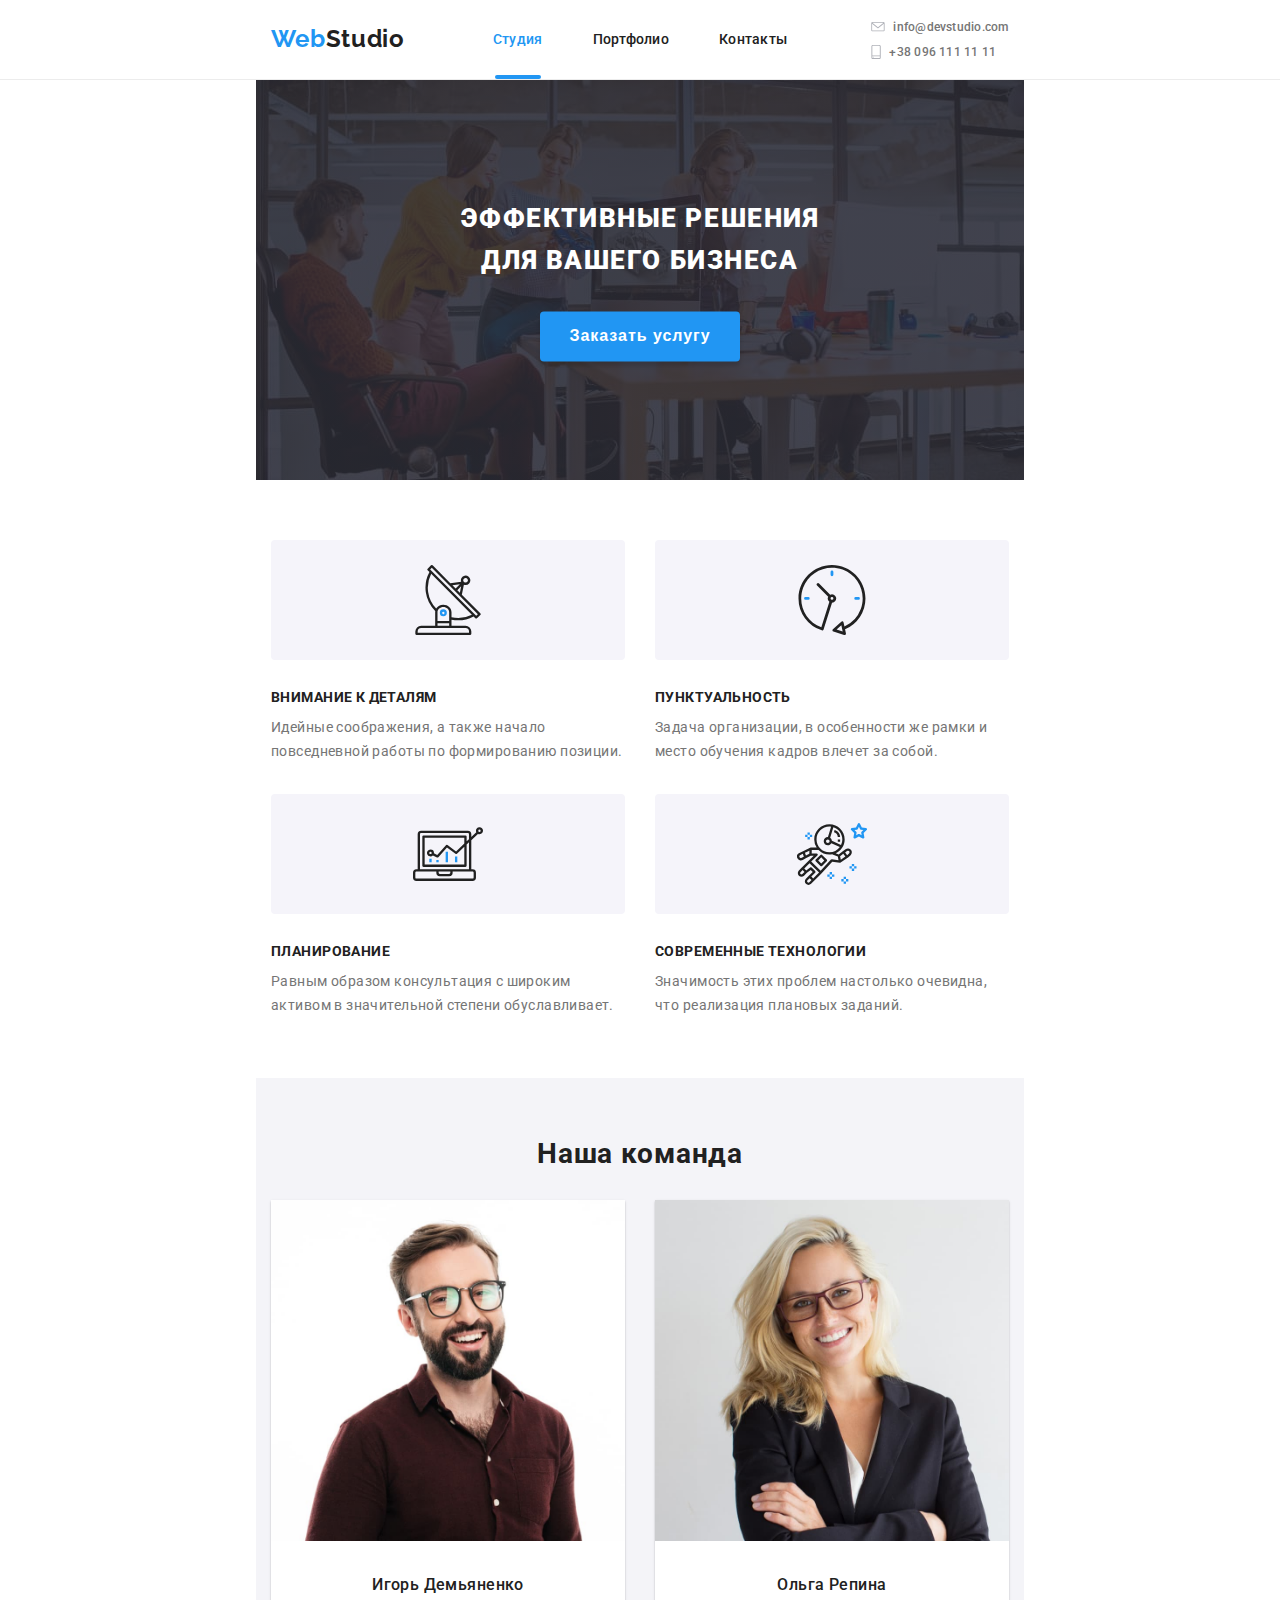
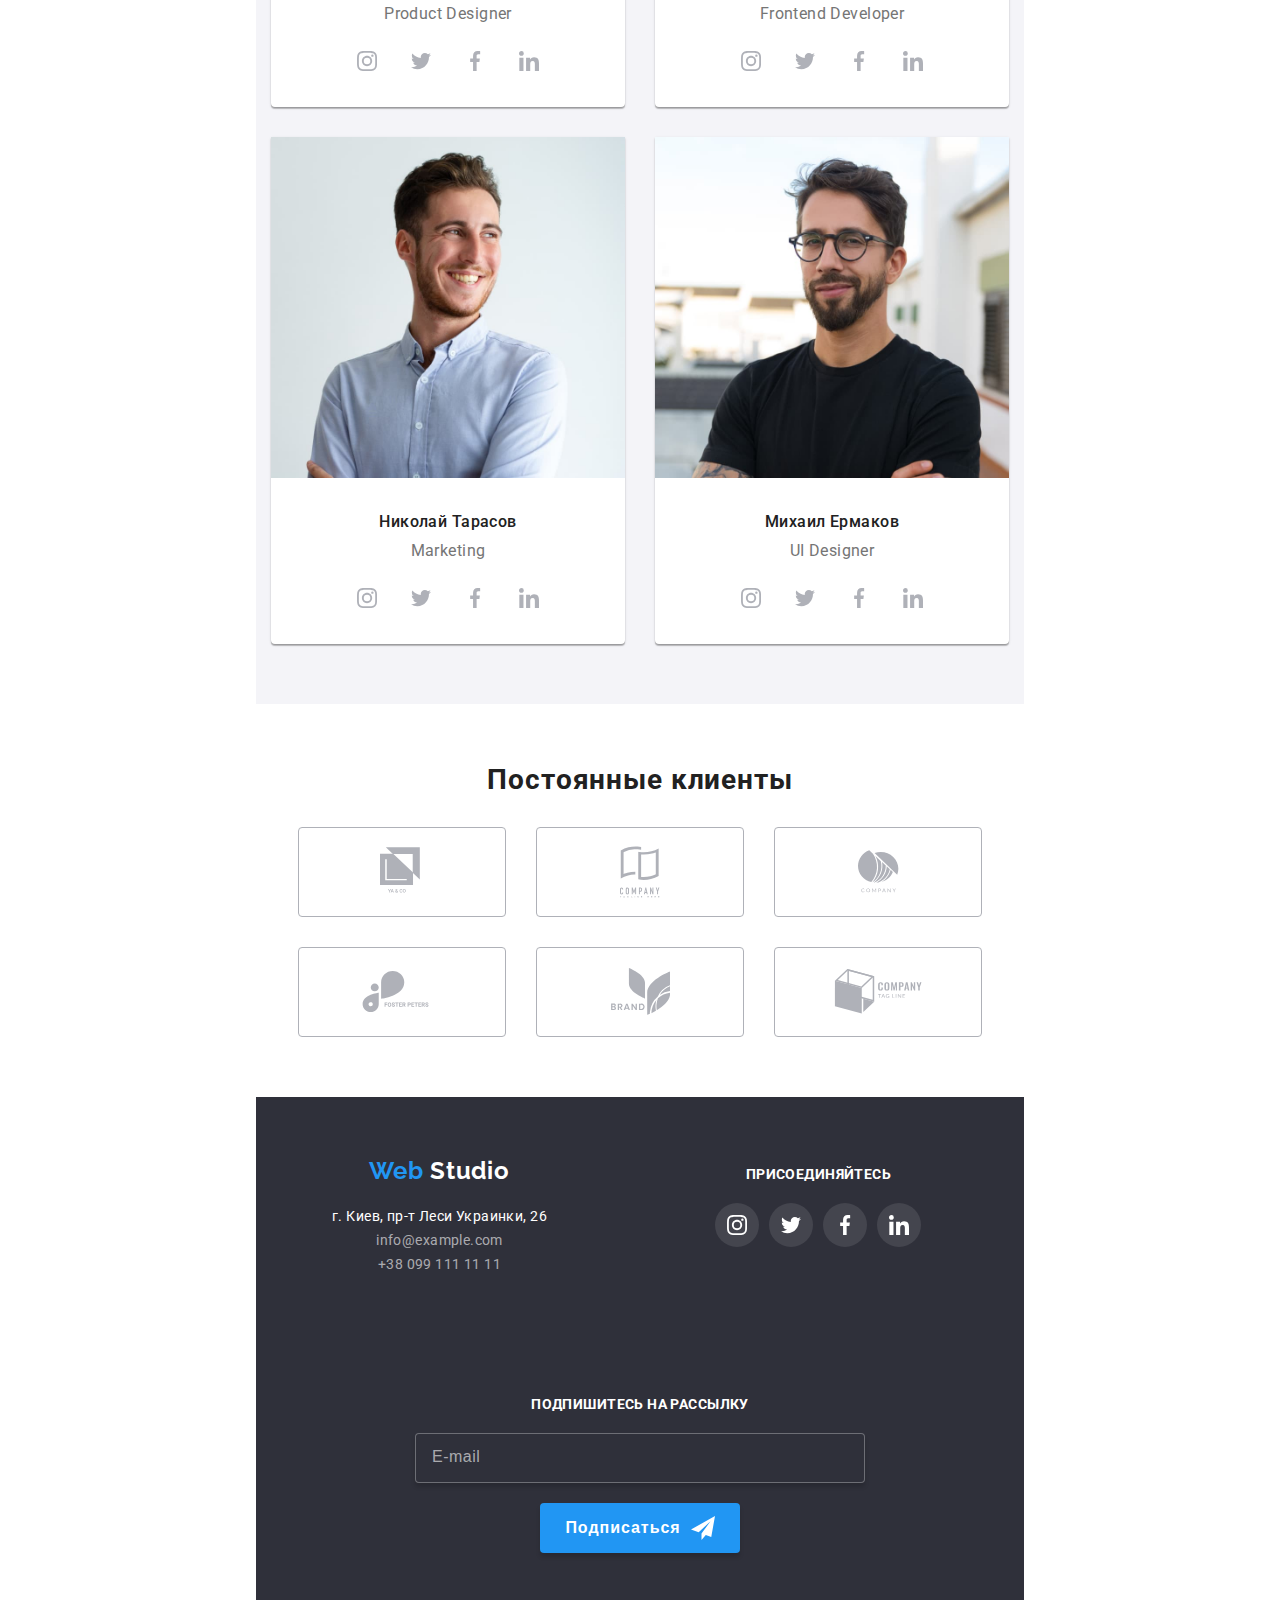
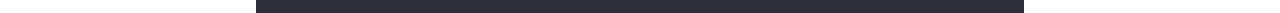
<file: index.html>
<!DOCTYPE html>
<html lang="ru">
    <head>
        <meta charset="UTF-8"/>
        <meta name="viewport" content="width=device-width,
        initial-scale=1.0"/>
        <title>Document</title>
        <link href="https://fonts.googleapis.com/css2?family=Raleway:wght@700&amp;family=Roboto:wght@400;500;700;900&amp;display=swap" rel="stylesheet">
        <link rel="stylesheet" href="./css/main.min.css"/>
    </head>
    <body>
        <header>
            <div class="header-conteiner ul">
                <a href="./index.html" class="logo">
                    Web<span class="header-logo">Studio</span>
                </a>
                <button class="menu-button" type="button" aria-expanded="false" mobile-menu-button>
                    <svg class="icon-menu" aria-label="Переключатель мобильного меню">
                        <use class="menu-icon" href="./img/symbol-defs2.svg#menu-24px"></use>
                        <use class="cross-icon" href="./img/symbol-defs2.svg#menu-close-24px"></use>
                    </svg>
                </button>
                <div class="menu-modal" modal-menu>
                    <nav class="nav">
                        <ul class="nav-ul">
                            <li class="item"><a href="./index.html" class="nav-link current">Студия<div class="decor"></div></a></li>
                            <li class="item"><a href="./portfolio.html" class="nav-link">Портфолио<div class="decor"></div></a></li>
                            <li class="item"><a href="" class="nav-link">Контакты<div class="decor"></div></a></li>
                        </ul>
                    </nav>
                    <ul class="contact-ul">
                        <li class="item">
                            <a href="mailto:info@devstudio.com" class="nav-link contact">
                                <svg class="icon">
                                    <use href="./img/symbol-defs1.svg#envelope">
                                    </use>
                                </svg>
                                info@devstudio.com
                            </a>
                        </li>
                        <li class="item">
                            <a href="tel:+380961111111" class="nav-link contact">
                                <svg class="header-phone icon">
                                    <use href="./img/symbol-defs1.svg#smartphone">
                                    </use>
                                </svg>
                                +38 096 111 11 11
                            </a>
                        </li>
                    </ul>
                </div>
            </div>
        </header>
        <main class="main">
            <section>
                <div class="hero-conteiner relative">
                    <div class="absolute">
                        <h1 class="header">Эффективные решения для вашего бизнеса</h1>
                    <button class="button" data-modal-open>Заказать услугу</button>
                    </div>
                </div>
            </section>
            <section class="features-section">
                <div class="features-conteiner">
                    <h2 class="features-header hidden">Особенности</h2>
                    <ul class="features-ul">
                        <li class="items">
                            <div class="features-items">
                                <svg class="icon">
                                    <use href="./img/symbol-defs.svg#antenna">
                                    </use>
                                </svg>
                            </div>
                            <p class="features">Внимание к деталям</p>
                            <p class="features-text">Идейные соображения, а также начало повседневной работы по формированию позиции.</p>
                        </li>
                        <li class="items">
                            <div class="features-items">
                                <svg class="icon">
                                    <use href="./img/symbol-defs.svg#clock">
                                    </use>
                                </svg>
                            </div>
                            <p class="features">Пунктуальность</p>
                            <p class="features-text">Задача организации, в особенности же рамки и место обучения кадров влечет за собой.</p>
                        </li>
                        <li class="items">
                            <div class="features-items">
                                <svg class="icon">
                                    <use href="./img/symbol-defs.svg#diagram">
                                    </use>
                                </svg>
                            </div>
                            <p class="features">Планирование</p>
                            <p class="features-text">Равным образом консультация с широким активом в значительной степени обуславливает.</p>
                        </li>
                        <li class="items">
                            <div class="features-items">
                                <svg class="icon">
                                    <use href="./img/symbol-defs.svg#astronaut">
                                    </use>
                                </svg>
                            </div>
                            <p class="features">Современные технологии</p>
                            <p class="features-text">Значимость этих проблем настолько очевидна, что реализация плановых заданий.</p>
                        </li>
                    </ul>
                </div>
            </section>
            <section class="we-do-section">
                <div class="we-do-conteiner">
                    <h2 class="we-do-header">Чем мы занимаемся</h2>
                    <ul class="we-do-ul">
                        <li class="items we-do-relative">
                            <img src="./img/tablet.jpg" class="we-do-img" alt="" srcset="./img/tablet@2x.jpg 2x"/>
                            <div class="absolute-layer"></div>
                            <p class="features customize absolute">Десктопные приложения</p>
                        </li>
                        <li class="items we-do-relative">
                                <img src="./img/noteboock.jpg" class="we-do-img" alt="" srcset="./img/noteboock@2x.jpg 2x"/>
                                <div class="absolute-layer"></div>
                                <p class="features customize absolute">Мобильные приложения</p>
                        </li>
                        <li class="items we-do-relative">
                                <img src="./img/pc.jpg" class="we-do-img" alt="" srcset="./img/pc@2x.jpg 2x"/>
                                <div class="absolute-layer"></div>
                                <p class="features customize absolute">Дизайнерские решения</p>
                        </li>
                    </ul>
                </div>
            </section>
            <section class="team-section">
                <div class="team-conteiner team relative">
                    <h2 class="team-header">Наша команда</h2>
                    <h3 class="features customize absolute desine-desisions">Дизайнерские решения</h3>
                    <ul class="team-ul">
                        <li class="items items-width">
                            <img src="./img/igor.jpg" alt="" srcset="./img/igor@2x.jpg 2x" class="photo-margin"/>
                            <p class="teammate-name">Игорь Демьяненко</p>
                            <p class="teammate-name section-text">Product Designer</p>
                            <ul class="social-ul">
                                <li class="team-item">
                                    <a href="" class="social-link" aria-label="ссылка на instagram" target="_blank" rel="noopener noreferrer">
                                        <svg class="icon">
                                            <use href="./img/symbol-defs.svg#instagram">
                                            </use>
                                        </svg>
                                    </a>
                                </li>
                                <li class="team-item">
                                    <a href="" class="social-link" aria-label="ссылка на twitter" target="_blank" rel="noopener noreferrer">
                                        <svg class="icon">
                                            <use href="./img/symbol-defs.svg#twitter">
                                            </use>
                                        </svg>
                                    </a>
                                </li>
                                <li class="team-item">
                                    <a href="" class="social-link" aria-label="ссылка на faceboock" target="_blank" rel="noopener noreferrer">
                                        <svg class="icon">
                                            <use href="./img/symbol-defs.svg#facebook">
                                            </use>
                                        </svg>
                                    </a>
                                </li>
                                <li class="team-item">
                                    <a href="" class="social-link" aria-label="ссылка на linkedin" target="_blank" rel="noopener noreferrer">
                                        <svg class="icon">
                                            <use href="./img/symbol-defs.svg#linkedin">
                                            </use>
                                        </svg>
                                    </a>
                                </li>
                            </ul>
                        </li>
                        <li class="items items-width">
                            <img src="./img/olga.jpg" alt="" srcset="./img/olga@2x.jpg 2x" class="photo-margin"/>
                            <p class="teammate-name">Ольга Репина</p>
                            <p class="teammate-name section-text">Frontend Developer</p>
                            <ul class="social-ul">
                                <li class="team-item">
                                    <a href="" class="social-link" aria-label="ссылка на instagram" target="_blank" rel="noopener noreferrer">
                                        <svg class="icon">
                                            <use href="./img/symbol-defs.svg#instagram">
                                            </use>
                                        </svg>
                                    </a>
                                </li>
                                <li class="team-item">
                                    <a href="" class="social-link" aria-label="ссылка на twitter" target="_blank" rel="noopener noreferrer">
                                        <svg class="icon">
                                            <use href="./img/symbol-defs.svg#twitter">
                                            </use>
                                        </svg>
                                    </a>
                                </li>
                                <li class="team-item">
                                    <a href="" class="social-link" aria-label="ссылка на faceboock" target="_blank" rel="noopener noreferrer">
                                        <svg class="icon">
                                            <use href="./img/symbol-defs.svg#facebook">
                                            </use>
                                        </svg>
                                    </a>
                                </li>
                                <li class="team-item">
                                    <a href="" class="social-link" aria-label="ссылка на linkedin" target="_blank" rel="noopener noreferrer">
                                        <svg class="icon">
                                            <use href="./img/symbol-defs.svg#linkedin">
                                            </use>
                                        </svg>
                                    </a>
                                </li>
                            </ul>
                        </li>
                        <li class="items items-width">
                            <img src="./img/nik.jpg" alt="" srcset="./img/nik@2x.jpg 2x" class="photo-margin"/>
                            <p class="teammate-name">Николай Тарасов</p>
                            <p class="teammate-name section-text">Marketing</p>
                            <ul class="social-ul">
                                <li class="team-item">
                                    <a href="" aria-label="ссылка на instagram" target="_blank" rel="noopener noreferrer" class="social-link">
                                        <svg class="icon">
                                            <use href="./img/symbol-defs.svg#instagram">
                                            </use>
                                        </svg>
                                    </a>
                                </li>
                                <li class="team-item">
                                    <a href="" class="social-link" aria-label="ссылка на twitter" target="_blank" rel="noopener noreferrer">
                                        <svg class="icon">
                                            <use href="./img/symbol-defs.svg#twitter">
                                            </use>
                                        </svg>
                                    </a>
                                </li>
                                <li class="team-item">
                                    <a href="" class="social-link" aria-label="ссылка на faceboock" target="_blank" rel="noopener noreferrer">
                                        <svg class="icon">
                                            <use href="./img/symbol-defs.svg#facebook">
                                            </use>
                                        </svg>
                                    </a>
                                </li>
                                <li class="team-item">
                                    <a href="" class="social-link" aria-label="ссылка на linkedin" target="_blank" rel="noopener noreferrer">
                                        <svg class="icon">
                                            <use href="./img/symbol-defs.svg#linkedin">
                                            </use>
                                        </svg>
                                    </a>
                                </li>
                            </ul>
                        </li>
                        <li class="items items-width">
                            <img src="./img/michael.jpg" alt="" srcset="./img/michael@2x.jpg 2x" class="photo-margin"/>
                            <p class="teammate-name">Михаил Ермаков</p>
                            <p class="teammate-name section-text">UI Designer</p>
                            <ul class="social-ul">
                                <li class="team-item">
                                    <a href="" class="social-link" aria-label="ссылка на instagram" target="_blank" rel="noopener noreferrer">
                                        <svg class="icon">
                                            <use href="./img/symbol-defs.svg#instagram">
                                            </use>
                                        </svg>
                                    </a>
                                </li>
                                <li class="team-item">
                                    <a href="" class="social-link" aria-label="ссылка на twitter" target="_blank" rel="noopener noreferrer">
                                        <svg class="icon">
                                            <use href="./img/symbol-defs.svg#twitter">
                                            </use>
                                        </svg>
                                    </a>
                                </li>
                                <li class="team-item">
                                    <a href="" class="social-link" aria-label="ссылка на faceboock" target="_blank" rel="noopener noreferrer">
                                        <svg class="icon">
                                            <use href="./img/symbol-defs.svg#facebook">
                                            </use>
                                        </svg>
                                    </a>
                                </li>
                                <li class="team-item">
                                    <a href="" class="social-link" aria-label="ссылка на linkedin" target="_blank" rel="noopener noreferrer">
                                        <svg class="icon">
                                            <use href="./img/symbol-defs.svg#linkedin">
                                            </use>
                                        </svg>
                                    </a>
                                </li>
                            </ul>
                        </li>
                    </ul>    
                </div>
            </section>
            <section class="customers-section">
                <div class="customers-conteiner">
                    <h2 class="customers-header">Постоянные клиенты</h2>
                    <ul class="customers-ul">
                        <li class="customers-items">
                            <a href="" class="customers-link" aria-label="./img/logo1.svg" target="_blank" rel="noopener noreferrer">
                                <div class="clients-items">
                                    <svg class="clients-link icon">
                                        <use href="./img/symbol-defs.svg#logo1">
                                        </use>
                                    </svg>
                                </div>
                            </a>
                        </li>
                        <li class="customers-items">
                            <a href="" class="customers-link" aria-label="./img/logo2.svg" target="_blank" rel="noopener noreferrer">
                                <div class="clients-items">
                                    <svg class="clients-link tagline icon">
                                        <use href="./img/symbol-defs.svg#logo2">
                                        </use>
                                    </svg>
                                </div>
                            </a>
                        </li>
                        <li class="customers-items">
                            <a href="" class="customers-link" aria-label="./img/logo3.svg" target="_blank" rel="noopener noreferrer">
                                <div class="clients-items">
                                    <svg class="clients-link company icon">
                                        <use href="./img/symbol-defs.svg#logo3">
                                        </use>
                                    </svg>
                                </div>
                            </a>
                        </li>
                        <li class="customers-items">
                            <a href="" class="customers-link" aria-label="./img/logo4.svg" target="_blank" rel="noopener noreferrer">
                                <div class="clients-items">
                                    <svg class="clients-link foster-peters icon">
                                        <use href="./img/symbol-defs.svg#logo4">
                                        </use>
                                    </svg>
                                </div>
                            </a>
                        </li>
                        <li class="customers-items">
                            <a href="" class="customers-link" aria-label="./img/logo5.svg" target="_blank" rel="noopener noreferrer">
                                <div class="clients-items">
                                    <svg class="clients-link brand icon">
                                        <use href="./img/symbol-defs.svg#logo5">
                                        </use>
                                    </svg>
                                </div>
                            </a>
                        </li>
                        <li class="customers-items">
                            <a href="" class="customers-link" aria-label="./img/logo6.svg" target="_blank" rel="noopener noreferrer">
                                <div class="clients-items">
                                    <svg class="clients-link tag-line icon">
                                        <use href="./img/symbol-defs.svg#logo6">
                                        </use>
                                    </svg>
                                </div>
                            </a>
                        </li>
                    </ul>
               </div>
            </section>
        </main>
        <footer class="footer">
            <h2 class="footer-header hidden">Свяжитесь с нами</h2>
            <div class="footer-conteiner ul">
                <div class="ul address">
                    <a href="./index.html" class="footer-logo">
                        <span>Web </span><span class="white">Studio</span>
                    </a>
                    <address class="address">
                        г. Киев, пр-т Леси Украинки, 26 <br>
                        <a href="mailto:info@example.com" class="address-link">info@example.com</a><br>
                        <a href="tel:+38 099 111 11 11" class="address-link">+38 099 111 11 11</a>
                    </address>
                </div>
                <div class="ul follow-us">
                    <h3 class="features ul">присоединяйтесь</h3>
                    <ul class="follow-us-ul">
                        <li class="follow-us-item">
                            <a href="" class="follow-us-link" aria-label="ссылка на instagram" target="_blank" rel="noopener noreferrer">
                                <svg class="icon">
                                    <use href="./img/symbol-defs.svg#instagram">
                                    </use>
                                </svg>
                            </a>
                        </li>
                        <li class="follow-us-item">
                            <a href="" class="follow-us-link" aria-label="ссылка на twitter" target="_blank" rel="noopener noreferrer">
                                <svg class="icon">
                                    <use href="./img/symbol-defs.svg#twitter">
                                    </use>
                                </svg>
                            </a>
                        </li>
                        <li class="follow-us-item">
                            <a href="" class="follow-us-link" aria-label="ссылка на faceboock" target="_blank" rel="noopener noreferrer">
                                <svg class="icon">
                                    <use href="./img/symbol-defs.svg#facebook">
                                    </use>
                                </svg>
                            </a>
                        </li>
                        <li class="follow-us-item">
                            <a href="" class="follow-us-link" aria-label="ссылка на linkedin" target="_blank" rel="noopener noreferrer">
                                <svg class="icon">
                                    <use href="./img/symbol-defs.svg#linkedin">
                                    </use>
                                </svg>
                            </a>
                        </li>
                    </ul>
                </div>
                <form class="ul subscribe">
                    <label class="footer-label" for="delivery-mail">Подпишитесь на рассылку</label>
                    <div class="footer-ul">
                        <input class="footer-input" type="email" id="delivery-mail" name="delivery-mail" placeholder="E-mail">
                        <button class="button" type="submit">
                            Подписаться
                            <svg class="icon">
                                <use href="./img/symbol-defs2.svg#icon-send">
                                </use>
                            </svg>
                        </button>
                    </div>
                </form>
            </div>
        </footer>
        <div class="backdrop is-hidden" data-modal>
            <div class="modal">
                <button class="modal-button" data-modal-close>
                    <svg class="icon">
                        <use href="./img/symbol-defs.svg#x-icon">
                        </use>
                    </svg>
                </button>
                <form action="#" method="get">
                    <h2 class="modal-header">
                        Оставьте свои данные, мы вам перезвоним
                    </h2>
                    <div class="modal-content">
                        <label class="modal-label" for="name">Имя</label>
                        <input class="modal-iput" type="text" name="name" id="name">
                        <svg class="icon name">
                            <use href="./img/symbol-defs2.svg#person">
                            </use>
                        </svg>
                    </div>
                    <div class="modal-content">
                        <label class="modal-label" for="phone">Телефон</label>
                        <input class="modal-iput" type="tel" name="phone" id="phone">
                        <svg class="icon phone">
                            <use href="./img/symbol-defs2.svg#phone">
                            </use>
                        </svg>
                    </div>
                    <div class="modal-content">
                        <label class="modal-label" for="mail">Почта</label>
                        <input class="modal-iput" type="email" name="mail" id="mail">
                        <svg class="icon email">
                            <use href="./img/symbol-defs2.svg#email">
                            </use>
                        </svg>
                    </div>
                    <label class="modal-label" for="comment">Комментарий</label>
                    <textarea class="modal-comment" name="comment" id="comment" placeholder="Введите текст"></textarea>
                    <div class="modal-content">
                        <input class="modal-checkbox" type="checkbox" name="submit-agreement" id="submit-agreement">
                        <label class="checkbox modal-label" for="submit-agreement">
                        Соглашаюсь с рассылкой и принимаю <a href="#" class="modal-link">Условия договора</a>
                        </label>
                        <svg class="icon square">
                            <use href="./img/symbol-defs2.svg#square">
                            </use>
                        </svg>
                    </div>
                    <button class="button" type="submit">Отправить</button>
                </form>
            </div>
        </div>
        <script src="js/modal.js"></script>
        <script src="js/mobile-menu.js"></script>
    </body>
</html>
</file>
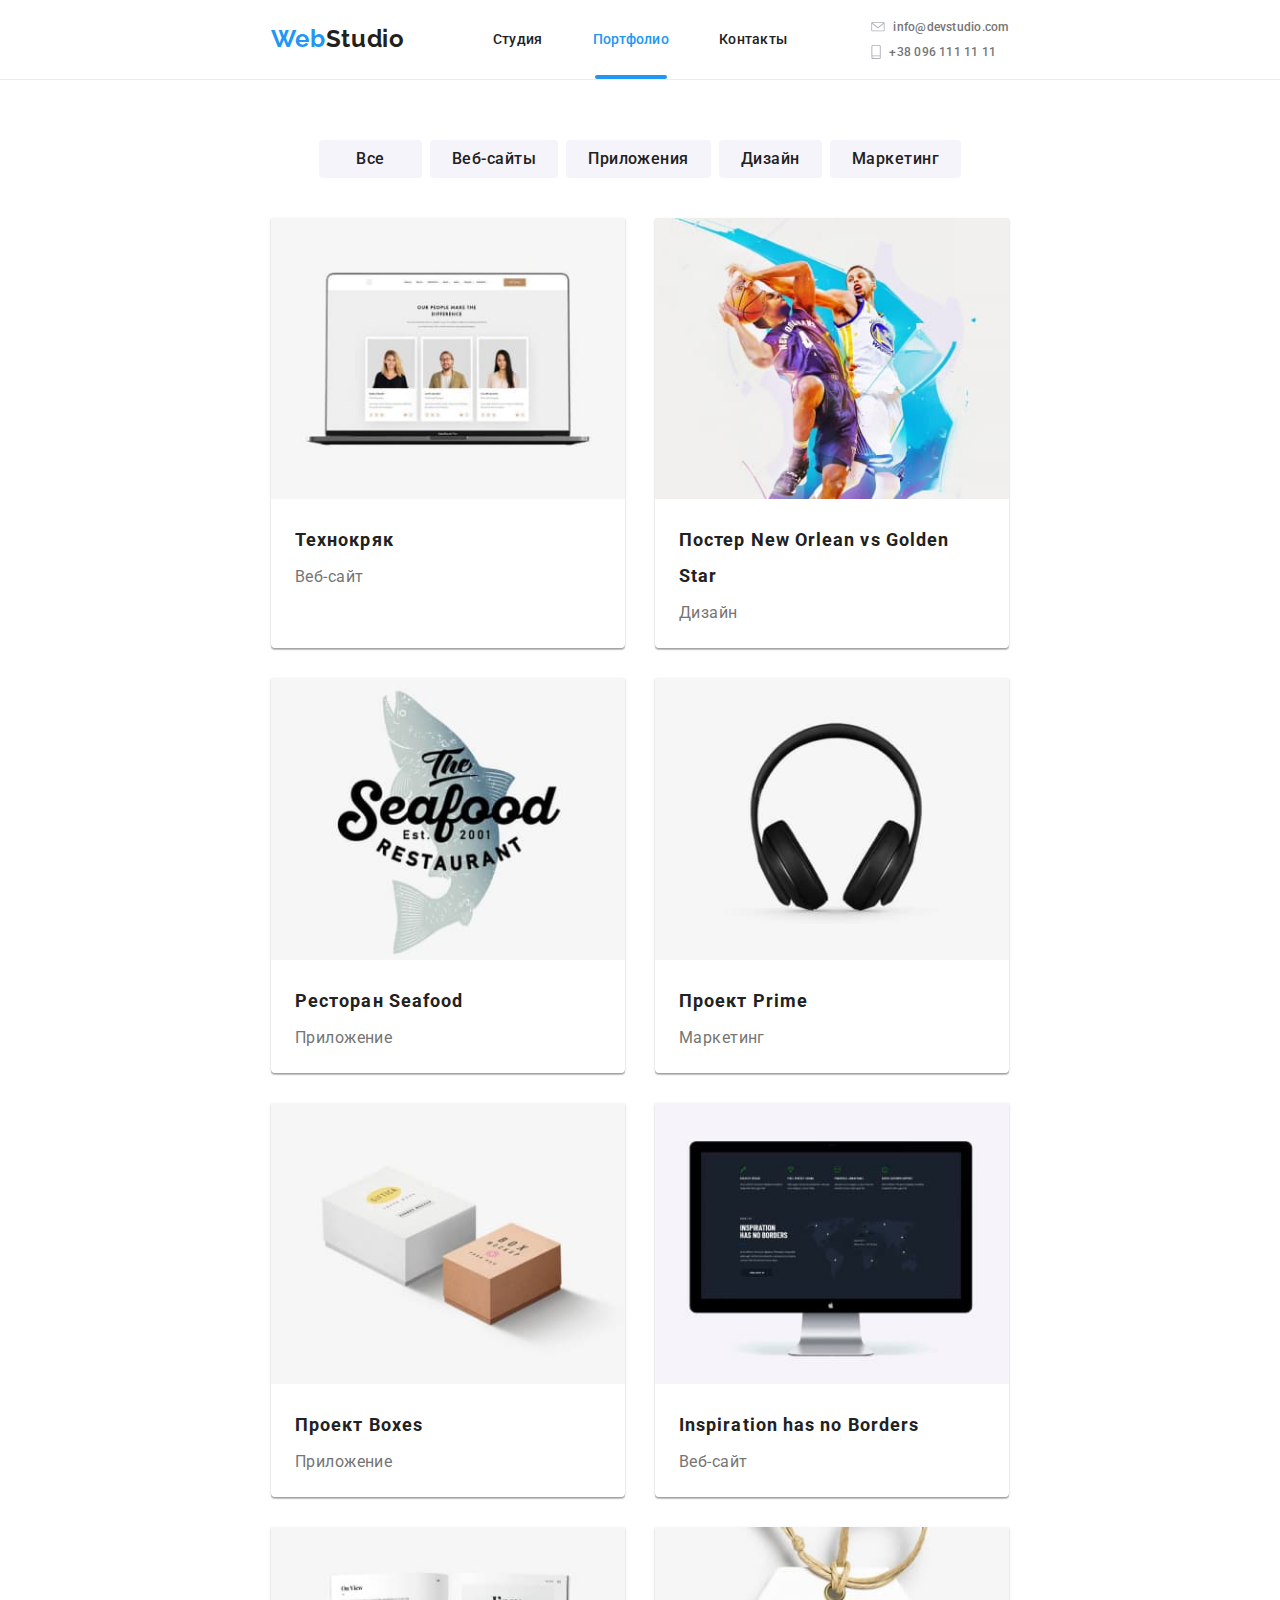
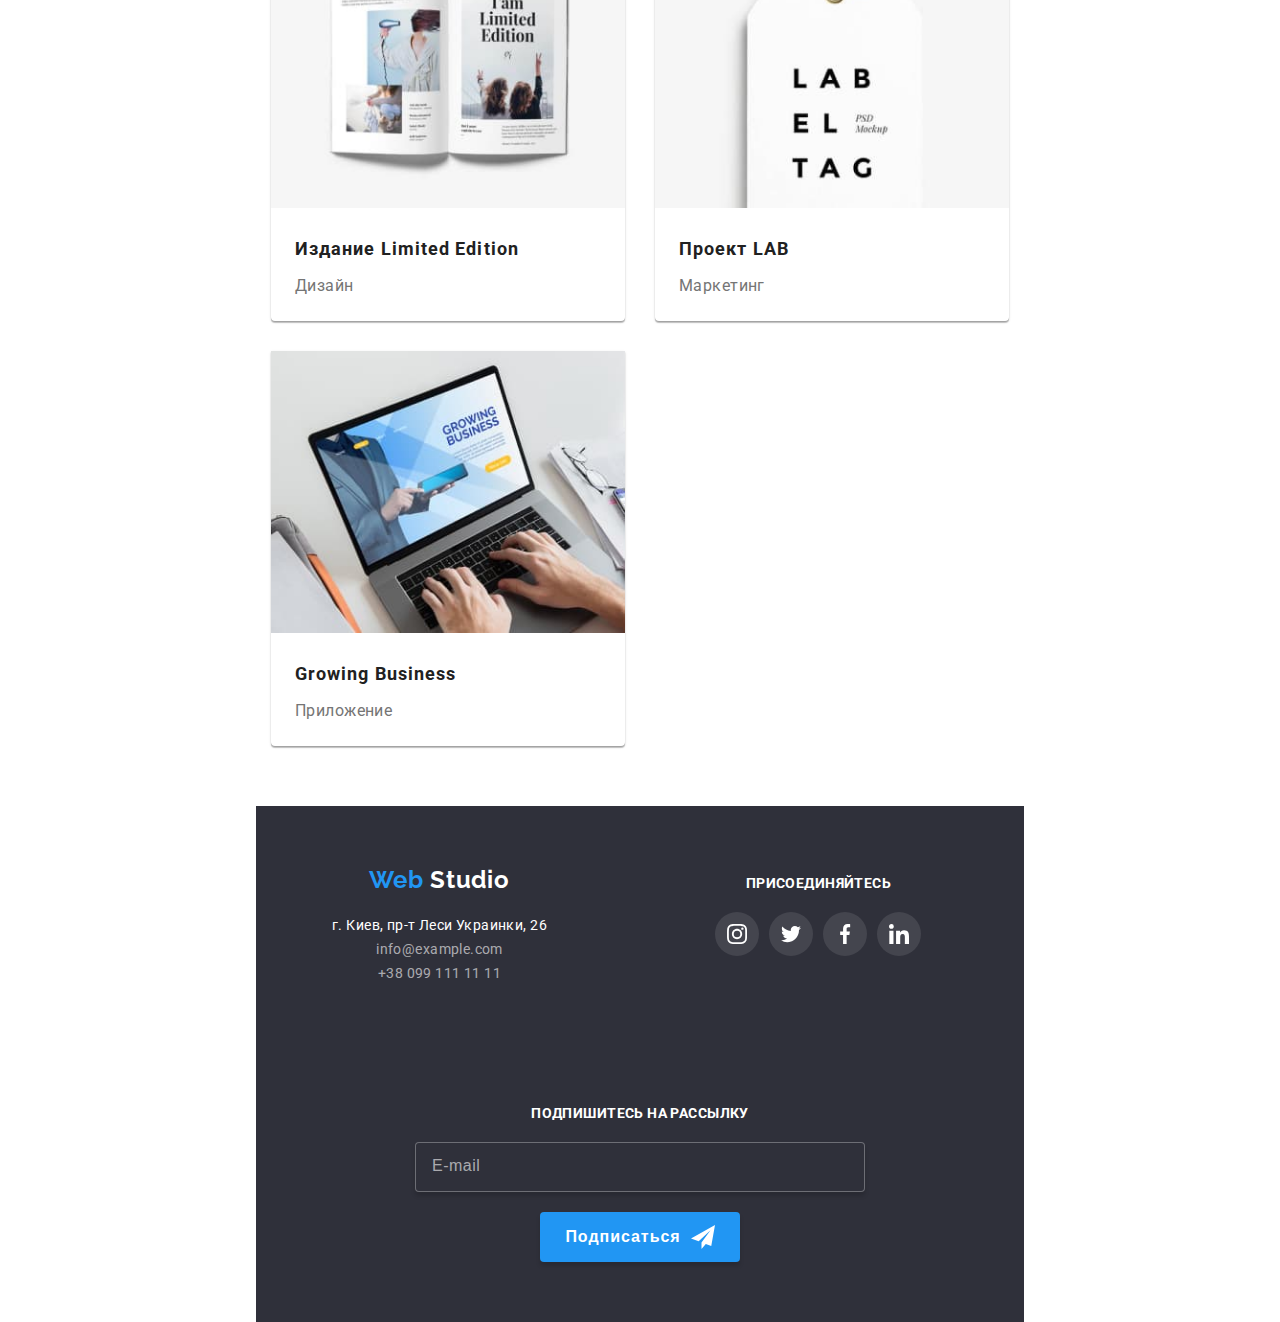
<file: portfolio.html>
<!DOCTYPE html>
<html lang="ru">
<head>
    <meta charset="UTF-8">
    <meta name="viewport" content="width=device-width, initial-scale=1.0">
    <title>Portfolio</title>
    <link href="https://fonts.googleapis.com/css2?family=Raleway:wght@700&amp;family=Roboto:wght@400;500;700;900&amp;display=swap" rel="stylesheet">
    <link rel="stylesheet" href="./css/main.min.css"/>
</head>
<body>
    <header>
        <div class="header-conteiner portfolio-page ul">
            <a href="./index.html" class="logo">
                Web<span class="header-logo">Studio</span>
            </a>
            <button class="menu-button" type="button" aria-expanded="false" mobile-menu-button>
                <svg class="icon-menu" aria-label="Переключатель мобильного меню">
                    <use class="menu-icon" href="./img/symbol-defs2.svg#menu-24px"></use>
                    <use class="cross-icon" href="./img/symbol-defs2.svg#menu-close-24px"></use>
                </svg>
            </button>
            <div class="menu-modal" modal-menu>
                <nav class="nav">
                    <ul class="nav-ul">
                        <li class="item"><a href="./index.html" class="nav-link">Студия<div class="decor"></div></a></li>
                        <li class="item"><a href="./portfolio.html" class="nav-link current">Портфолио<div class="decor"></div></a></li>
                        <li class="item"><a href="" class="nav-link">Контакты<div class="decor"></div></a></li>
                    </ul>
                </nav>
                <ul class="contact-ul">
                    <li class="item">
                        <a href="mailto:info@devstudio.com" class="nav-link contact">
                            <svg class="icon">
                                <use href="./img/symbol-defs1.svg#envelope">
                                </use>
                            </svg>
                            info@devstudio.com
                        </a>
                    </li>
                    <li class="item">
                        <a href="tel:+380961111111" class="nav-link contact">
                            <svg class="header-phone icon">
                                <use href="./img/symbol-defs1.svg#smartphone">
                                </use>
                            </svg>
                            +38 096 111 11 11
                        </a>
                    </li>
                </ul>
            </div>
        </div>
    </header>
    <main class="main">
        <div class="portfolio-conteiner">
            <h1 class="hidden">Портфолио</h1>
            <ul class="portfolio-ul">
                <li class="portfolio-item"><button type="button" class="portfolio-button" all>Все</button></li>
                <li class="portfolio-item"><button type="button" class="portfolio-button" web-sites>Веб-сайты</button></li>
                <li class="portfolio-item"><button type="button" class="portfolio-button" apps>Приложения</button></li>
                <li class="portfolio-item"><button type="button" class="portfolio-button" design>Дизайн</button></li>
                <li class="portfolio-item"><button type="button" class="portfolio-button" marketing>Маркетинг</button></li>
            </ul>
        </div>
        <div class="portfolio-conteiner customize">
            <ul class="ul portfolio">
                <li class="portfolio items" web-site>
                    <a href="" class="portfolio-link">
                        <div class="techno-crak">
                            <img src="./img/portfolio.jpg" alt="" srcset="./img/portfolio@2x.jpg 2x" class="photo-size"/>
                            <p class="hover-block">
                                Технокряк это современная площадка распространения коронавируса. 
                                Компании используют эту платформу для цифрового шпионажа и атак 
                                на защищённые сервера конкурентов.
                            </p>
                        </div>
                        <div class="conteiner-portfolio">
                            <h2 class="portfolio-header">Технокряк</h2>
                            <p class="portfolio-text">Веб-сайт</p>
                        </div>
                    </a>
                </li>
                <li class="portfolio items" design>
                    <a href="" class="portfolio-link">
                        <div class="new-orlean">
                            <img src="./img/portfolio1.jpg" alt="" srcset="./img/portfolio1@2x.jpg 2x" class="photo-size"/>
                            <p class="hover-block">
                                Технокряк это современная площадка распространения коронавируса. 
                                Компании используют эту платформу для цифрового шпионажа и атак 
                                на защищённые сервера конкурентов.
                            </p>
                        </div>
                        <div class="conteiner-portfolio">
                            <h2 class="portfolio-header">Постер New Orlean vs Golden Star</h2>
                            <p class="portfolio-text">Дизайн</p>
                        </div>
                    </a>
                </li>
                <li class="portfolio items" app>
                    <a href="" class="portfolio-link">
                        <div class="seafood">
                            <img src="./img/portfolio2.jpg" alt="" srcset="./img/portfolio2@2x.jpg 2x" class="photo-size"/>
                            <p class="hover-block">
                                Технокряк это современная площадка распространения коронавируса. 
                                Компании используют эту платформу для цифрового шпионажа и атак 
                                на защищённые сервера конкурентов.
                            </p>
                        </div>
                        <div class="conteiner-portfolio">
                            <h2 class="portfolio-header">Ресторан Seafood</h2>
                            <p class="portfolio-text">Приложение</p>
                        </div>
                    </a>
                </li>
                <li class="portfolio items" marketing>
                    <a href="" class="portfolio-link">
                        <div class="prime">
                            <img src="./img/portfolio3.jpg" alt="" srcset="./img/portfolio3@2x.jpg 2x" class="photo-size"/>
                            <p class="hover-block">
                                Технокряк это современная площадка распространения коронавируса. 
                                Компании используют эту платформу для цифрового шпионажа и атак 
                                на защищённые сервера конкурентов.
                            </p>
                        </div>
                        <div class="conteiner-portfolio">
                            <h2 class="portfolio-header">Проект Prime</h2>
                            <p class="portfolio-text">Маркетинг</p>
                        </div>
                    </a>
                </li>
                <li class="portfolio items" app>
                    <a href="" class="portfolio-link">
                        <div class="boxes">
                            <img src="./img/portfolio4.jpg" alt="" srcset="./img/portfolio4@2x.jpg 2x" class="photo-size"/>
                            <p class="hover-block">
                                Технокряк это современная площадка распространения коронавируса. 
                                Компании используют эту платформу для цифрового шпионажа и атак 
                                на защищённые сервера конкурентов.
                            </p>
                        </div>
                        <div class="conteiner-portfolio">
                            <h2 class="portfolio-header">Проект Boxes</h2>
                            <p class="portfolio-text">Приложение</p>
                        </div>
                    </a>
                </li>
                <li class="portfolio items" web-site>
                    <a href="" class="portfolio-link">
                        <div class="inspiration">
                            <img src="./img/portfolio5.jpg" alt="" srcset="./img/portfolio5@2x.jpg 2x" class="photo-size"/>
                            <p class="hover-block">
                                Технокряк это современная площадка распространения коронавируса. 
                                Компании используют эту платформу для цифрового шпионажа и атак 
                                на защищённые сервера конкурентов.
                            </p>
                        </div>
                        <div class="conteiner-portfolio">
                            <h2 class="portfolio-header">Inspiration has no Borders</h2>
                            <p class="portfolio-text">Веб-сайт</p>
                        </div>
                    </a>
                </li>
                <li class="portfolio items" design>
                    <a href="" class="portfolio-link">
                        <div class="limited-edition">
                            <img src="./img/portfolio6.jpg" alt="" srcset="./img/portfolio6@2x.jpg 2x" class="photo-size"/>
                            <p class="hover-block">
                                Технокряк это современная площадка распространения коронавируса. 
                                Компании используют эту платформу для цифрового шпионажа и атак 
                                на защищённые сервера конкурентов.
                            </p>
                        </div>
                        <div class="conteiner-portfolio">
                            <h2 class="portfolio-header">Издание Limited Edition</h2>
                            <p class="portfolio-text">Дизайн</p>
                        </div>
                    </a>
                </li>
                <li class="portfolio items" marketing>
                    <a href="" class="portfolio-link">
                        <div class="lab">
                            <img src="./img/portfolio7.jpg" alt="" srcset="./img/portfolio7@2x.jpg 2x" class="photo-size"/>
                            <p class="hover-block">
                                Технокряк это современная площадка распространения коронавируса. 
                                Компании используют эту платформу для цифрового шпионажа и атак 
                                на защищённые сервера конкурентов.
                            </p>
                        </div>
                        <div class="conteiner-portfolio">
                            <h2 class="portfolio-header">Проект LAB</h2>
                            <p class="portfolio-text">Маркетинг</p>
                        </div>
                    </a>
                </li>
                <li class="portfolio items" app>
                    <a href="" class="portfolio-link">
                        <div class="growing-business">
                            <img src="./img/portfolio8.jpg" alt="" srcset="./img/portfolio8@2x.jpg 2x" class="photo-size"/>
                            <p class="hover-block">
                                Технокряк это современная площадка распространения коронавируса. 
                                Компании используют эту платформу для цифрового шпионажа и атак 
                                на защищённые сервера конкурентов.
                            </p>
                        </div>
                        <div class="conteiner-portfolio">
                            <h2 class="portfolio-header">Growing Business</h2>
                            <p class="portfolio-text">Приложение</p>
                        </div>
                    </a>
                </li>
            </ul>
        </div>
    </main>
    <footer class="footer">
        <h2 class="footer-header hidden">Свяжитесь с нами</h2>
        <div class="footer-conteiner ul">
            <div class="ul address">
                <a href="./index.html" class="footer-logo">
                    <span>Web </span><span class="white">Studio</span>
                </a>
                <address class="address">
                    г. Киев, пр-т Леси Украинки, 26 <br>
                    <a href="mailto:info@example.com" class="address-link">info@example.com</a><br>
                    <a href="tel:+38 099 111 11 11" class="address-link">+38 099 111 11 11</a>
                </address>
            </div>
            <div class="ul follow-us">
                <h3 class="features ul">присоединяйтесь</h3>
                <ul class="follow-us-ul">
                    <li class="follow-us-item">
                        <a href="" class="follow-us-link" aria-label="ссылка на instagram" target="_blank" rel="noopener noreferrer">
                            <svg class="icon">
                                <use href="./img/symbol-defs.svg#instagram">
                                </use>
                            </svg>
                        </a>
                    </li>
                    <li class="follow-us-item">
                        <a href="" class="follow-us-link" aria-label="ссылка на twitter" target="_blank" rel="noopener noreferrer">
                            <svg class="icon">
                                <use href="./img/symbol-defs.svg#twitter">
                                </use>
                            </svg>
                        </a>
                    </li>
                    <li class="follow-us-item">
                        <a href="" class="follow-us-link" aria-label="ссылка на faceboock" target="_blank" rel="noopener noreferrer">
                            <svg class="icon">
                                <use href="./img/symbol-defs.svg#facebook">
                                </use>
                            </svg>
                        </a>
                    </li>
                    <li class="follow-us-item">
                        <a href="" class="follow-us-link" aria-label="ссылка на linkedin" target="_blank" rel="noopener noreferrer">
                            <svg class="icon">
                                <use href="./img/symbol-defs.svg#linkedin">
                                </use>
                            </svg>
                        </a>
                    </li>
                </ul>
            </div>
            <form class="ul subscribe">
                <label class="footer-label" for="delivery-mail">Подпишитесь на рассылку</label>
                <div class="footer-ul">
                    <input class="footer-input" type="email" id="delivery-mail" name="delivery-mail" placeholder="E-mail">
                    <button class="button" type="submit">
                        Подписаться
                        <svg class="icon">
                            <use href="./img/symbol-defs2.svg#icon-send">
                            </use>
                        </svg>
                    </button>
                </div>
            </form>
        </div>
    </footer>
    <script src="js/mobile-menu.js"></script>
    <script src="js/portfolio-buttons.js"></script>
</body>
</html>
</file>
<file: css/main.min.css>
html{-webkit-box-sizing:border-box;box-sizing:border-box}*,*::before,*::after{-webkit-box-sizing:inherit;box-sizing:inherit}body{background-color:#fff;font-family:Roboto, sans-serif;font-size:14px;letter-spacing:0.03em;margin:0}h1,h2,h3,h4,h5,h6,ul,p{margin:0 0 0 0;padding:0 0 0 0}ul{list-style:none}@media screen and (min-width: 280px){.header-conteiner{position:relative;display:-webkit-box;display:-ms-flexbox;display:flex;-webkit-box-align:center;-ms-flex-align:center;align-items:center;border-bottom:1px solid #ECECEC}}@media screen and (min-width: 280px) and (max-width: 767px){.header-conteiner{-webkit-box-pack:justify;-ms-flex-pack:justify;justify-content:space-between;max-width:480px;height:auto;padding:10px 15px;margin:auto}}@media screen and (min-width: 280px) and (min-width: 768px) and (max-width: 1499px){.header-conteiner{-webkit-box-pack:center;-ms-flex-pack:center;justify-content:center;width:100%;height:80px;padding:21px 15px}}@media screen and (min-width: 280px) and (min-width: 1500px) and (max-width: 1600px){.header-conteiner{width:100%;height:80px;padding:24px 215px}}@media screen and (min-width: 280px) and (max-width: 1499px){.header-conteiner.portfolio-page{margin-bottom:60px}}@media screen and (min-width: 280px) and (min-width: 1500px) and (max-width: 1600px){.header-conteiner.portfolio-page{margin-bottom:94px}}.logo{display:block;color:#2196F3;font-family:Raleway;font-weight:700;letter-spacing:0.03em;text-decoration:none}@media screen and (min-width: 481px) and (max-width: 1499px){.logo{margin-right:88px}}@media screen and (min-width: 1500px) and (max-width: 1600px){.logo{margin-right:93px}}@media screen and (min-width: 280px) and (max-width: 1499px){.logo{font-size:24px;line-height:1.17}}@media screen and (min-width: 1500px) and (max-width: 1600px){.logo{font-size:26px;line-height:1.19}}.logo .header-logo{color:#212121}.footer-logo{margin-bottom:20px;color:#2196F3;font-family:Raleway;font-weight:700;letter-spacing:0.03em;text-decoration:none}@media screen and (min-width: 280px) and (max-width: 767px){.footer-logo{display:block;text-align:center;margin-right:0}}@media screen and (min-width: 280px) and (max-width: 1499px){.footer-logo{font-size:24px;line-height:1.17}}@media screen and (min-width: 1500px) and (max-width: 1600px){.footer-logo{font-size:26px;line-height:1.19}}.footer-logo .white{color:#fff}@media screen and (min-width: 280px) and (max-width: 767px){.menu-button{display:-webkit-inline-box;display:-ms-inline-flexbox;display:inline-flex;-webkit-box-align:center;-ms-flex-align:center;align-items:center;-webkit-box-pack:center;-ms-flex-pack:center;justify-content:center;width:40px;height:40px;margin:0;padding:0;border:none;background-color:transparent}}.button{display:-webkit-box;display:-ms-flexbox;display:flex;width:200px;height:50px;-webkit-box-align:center;-ms-flex-align:center;align-items:center;-webkit-box-pack:center;-ms-flex-pack:center;justify-content:center;border:none;border-radius:4px;margin:0 0;background-color:#2196F3;color:#fff;font-weight:700;font-size:16px;line-height:1.87;letter-spacing:0.06em;text-decoration:none;-webkit-box-shadow:0px 4px 4px rgba(0,0,0,0.15);box-shadow:0px 4px 4px rgba(0,0,0,0.15)}@media screen and (min-width: 280px) and (max-width: 767px){.icon-menu{max-width:24px;max-height:16px;fill:#000000}.cross-icon{width:19px;height:19px}.menu-button .icon-menu{-webkit-transition:fill 250ms cubic-bezier(0.4, 0, 0.2, 1);transition:fill 250ms cubic-bezier(0.4, 0, 0.2, 1)}.menu-button:hover .icon-menu,.menu-button:focus .icon-menu{fill:#2196F3}.menu-button .cross-icon{display:none}.menu-button.is-open .cross-icon{display:block}.menu-button.is-open .menu-icon{display:none}}@media screen and (min-width: 280px) and (min-width: 768px){.icon-menu,.menu-icon,.cross-icon,.menu-button{position:absolute;display:none;pointer-events:none}}@media screen and (min-width: 280px) and (max-width: 767px){.menu-modal{position:absolute;top:417%;left:50%;width:100%;padding:60px 0;border-radius:0;background-color:#fff;z-index:2;opacity:0;pointer-events:none;-webkit-box-shadow:0px 4px 8px rgba(0,0,0,0.04),0px 2px 4px rgba(0,0,0,0.08),0px 1px 3px rgba(0,0,0,0.16);box-shadow:0px 4px 8px rgba(0,0,0,0.04),0px 2px 4px rgba(0,0,0,0.08),0px 1px 3px rgba(0,0,0,0.16);-webkit-transform:translate(-50%, -50%) scale(1);transform:translate(-50%, -50%) scale(1)}}@media screen and (min-width: 280px) and (min-width: 768px) and (max-width: 1600px){.menu-modal{display:-webkit-box;display:-ms-flexbox;display:flex;-webkit-box-align:center;-ms-flex-align:center;align-items:center;-webkit-box-pack:center;-ms-flex-pack:center;justify-content:center;background-color:#fff}}@media screen and (min-width: 280px) and (max-width: 767px){.menu-modal.is-open{opacity:1;pointer-events:all}}@media screen and (min-width: 280px){.contact .icon{fill:#AFB1B8;-webkit-transition:fill 250ms cubic-bezier(0.4, 0, 0.2, 1),color 250ms cubic-bezier(0.4, 0, 0.2, 1);transition:fill 250ms cubic-bezier(0.4, 0, 0.2, 1),color 250ms cubic-bezier(0.4, 0, 0.2, 1)}}@media screen and (min-width: 280px) and (max-width: 767px){.contact .icon{width:16px;height:11px;margin-right:10px}}@media screen and (min-width: 280px) and (min-width: 768px) and (max-width: 1499px){.contact .icon{width:14px;height:10px;margin-right:8px}}@media screen and (min-width: 280px) and (min-width: 1500px) and (max-width: 1600px){.contact .icon{width:16px;height:12px;margin-right:10px}}@media screen and (min-width: 280px){.header-phone.icon{width:10px}}@media screen and (min-width: 280px) and (max-width: 767px){.header-phone.icon{height:15px}}@media screen and (min-width: 280px) and (min-width: 768px) and (max-width: 1499px){.header-phone.icon{height:14px}}@media screen and (min-width: 280px) and (min-width: 1500px) and (max-width: 1600px){.header-phone.icon{height:16px}}@media screen and (min-width: 280px) and (max-width: 767px){.nav{margin-bottom:60px}}@media screen and (min-width: 280px) and (min-width: 768px) and (max-width: 1499px){.nav{margin-right:84px}}@media screen and (min-width: 280px) and (min-width: 1500px) and (max-width: 1599px){.nav{margin-right:206px}}@media screen and (min-width: 280px) and (min-width: 1600px){.nav{margin-right:289px}}@media screen and (min-width: 280px){.nav,.nav-link{color:#212121;font-weight:500;letter-spacing:0.02em;text-decoration:none;-webkit-transition:fill 250ms cubic-bezier(0.4, 0, 0.2, 1),color 250ms cubic-bezier(0.4, 0, 0.2, 1);transition:fill 250ms cubic-bezier(0.4, 0, 0.2, 1),color 250ms cubic-bezier(0.4, 0, 0.2, 1)}}@media screen and (min-width: 280px) and (max-width: 767px){.nav,.nav-link{font-size:18px;line-height:1.17}}@media screen and (min-width: 280px) and (min-width: 768px) and (max-width: 1600px){.nav,.nav-link{font-size:14px;line-height:1.14}}@media screen and (min-width: 280px){.nav-link.contact{display:-webkit-box;display:-ms-flexbox;display:flex;-webkit-box-align:center;-ms-flex-align:center;align-items:center;color:#757575}}@media screen and (min-width: 280px) and (min-width: 768px) and (max-width: 1499px){.nav-link.contact{font-size:12px;line-height:1.17}}@media screen and (min-width: 280px) and (min-width: 1500px) and (max-width: 1600px){.nav-link.contact{font-size:14px;line-height:1.14}}@media screen and (min-width: 280px){.item{position:relative}.item:hover .nav-link,.item:focus .nav-link,.item:hover .icon,.item:focus .icon{fill:#2196F3;color:#2196F3}.nav-ul{display:-webkit-box;display:-ms-flexbox;display:flex;-webkit-box-align:center;-ms-flex-align:center;align-items:center}}@media screen and (min-width: 280px) and (max-width: 767px){.nav-ul{-webkit-box-orient:vertical;-webkit-box-direction:normal;-ms-flex-direction:column;flex-direction:column}}@media screen and (min-width: 280px) and (max-width: 767px){.nav-ul{-webkit-box-pack:center;-ms-flex-pack:center;justify-content:center}.nav-ul :not(:last-child){margin-bottom:40px}}@media screen and (min-width: 280px) and (min-width: 768px) and (max-width: 1600px){.nav-ul :not(:last-child){margin-right:50px}}@media screen and (min-width: 280px){.contact-ul{display:-webkit-box;display:-ms-flexbox;display:flex;-webkit-box-pack:center;-ms-flex-pack:center;justify-content:center}}@media screen and (min-width: 280px) and (max-width: 1499px){.contact-ul{-webkit-box-orient:vertical;-webkit-box-direction:normal;-ms-flex-direction:column;flex-direction:column}}@media screen and (min-width: 280px) and (max-width: 767px){.contact-ul{-webkit-box-align:center;-ms-flex-align:center;align-items:center}}@media screen and (min-width: 280px) and (min-width: 768px) and (max-width: 1499px){.contact-ul{-webkit-box-align:start;-ms-flex-align:start;align-items:flex-start}}@media screen and (min-width: 280px) and (min-width: 1500px) and (max-width: 1600px){.contact-ul{-webkit-box-align:end;-ms-flex-align:end;align-items:flex-end;-webkit-box-align:center;-ms-flex-align:center;align-items:center}}@media screen and (min-width: 280px) and (max-width: 767px){.contact-ul :not(:last-child){margin-bottom:16px}}@media screen and (min-width: 280px) and (min-width: 768px) and (max-width: 1499px){.contact-ul :not(:last-child){margin-bottom:10px}}@media screen and (min-width: 280px) and (min-width: 1500px) and (max-width: 1600px){.contact-ul :not(:last-child){margin-right:30px}}@media screen and (min-width: 280px){.nav-link.current{color:#2196F3}.decor::before{position:absolute;left:2px;content:'';width:calc(100% - 4px);height:4px;border-radius:2px;background-color:#2196F3;opacity:0}}@media screen and (min-width: 280px) and (max-width: 767px){.decor::before{top:19px}}@media screen and (min-width: 280px) and (min-width: 768px) and (max-width: 1600px){.decor::before{top:calc(100% + 28px)}}@media screen and (min-width: 280px){.current .decor::before{opacity:1}}@media screen and (min-width: 280px){.main{text-align:center}.hero-conteiner{background-color:rgba(47,48,58,0.8)}}@media screen and (min-width: 280px) and (max-width: 767px){.hero-conteiner{max-width:480px}}@media screen and (min-width: 280px) and (min-width: 768px) and (max-width: 1499px){.hero-conteiner{max-width:768px}}@media screen and (min-width: 280px) and (max-width: 1499px){.hero-conteiner{height:400px;margin:0 auto 60px auto}}@media screen and (min-width: 280px) and (min-width: 1500px) and (max-width: 1600px){.hero-conteiner{max-width:1600px;height:600px;margin:0 auto 94px auto}}@media screen and (min-width: 280px) and (max-width: 767px){.hero-conteiner{background-image:-webkit-gradient(linear, left top, right top, from(rgba(47,48,58,0.8)), to(rgba(47,48,58,0.8))),url("../img/header-mobile.jpg");background-image:linear-gradient(to right, rgba(47,48,58,0.8), rgba(47,48,58,0.8)),url("../img/header-mobile.jpg")}}@media screen and (min-width: 280px) and (max-width: 767px) and (min-device-pixel-ratio: 2), screen and (min-width: 280px) and (max-width: 767px) and (-webkit-min-device-pixel-ratio: 2), screen and (min-width: 280px) and (max-width: 767px) and (min-resolution: 192dpi), screen and (min-width: 280px) and (max-width: 767px) and (min-resolution: 2dppx){.hero-conteiner{background-image:-webkit-gradient(linear, left top, right top, from(rgba(47,48,58,0.8)), to(rgba(47,48,58,0.8))),url("../img/header-mobile@2x.jpg");background-image:linear-gradient(to right, rgba(47,48,58,0.8), rgba(47,48,58,0.8)),url("../img/header-mobile@2x.jpg")}}@media screen and (min-width: 280px) and (min-width: 768px) and (max-width: 1499px){.hero-conteiner{background-image:-webkit-gradient(linear, left top, right top, from(rgba(47,48,58,0.8)), to(rgba(47,48,58,0.8))),url("../img/header-tablet.jpg");background-image:linear-gradient(to right, rgba(47,48,58,0.8), rgba(47,48,58,0.8)),url("../img/header-tablet.jpg")}}@media screen and (min-width: 280px) and (min-width: 768px) and (max-width: 1499px) and (min-device-pixel-ratio: 2), screen and (min-width: 280px) and (min-width: 768px) and (max-width: 1499px) and (-webkit-min-device-pixel-ratio: 2), screen and (min-width: 280px) and (min-width: 768px) and (max-width: 1499px) and (min-resolution: 192dpi), screen and (min-width: 280px) and (min-width: 768px) and (max-width: 1499px) and (min-resolution: 2dppx){.hero-conteiner{background-image:-webkit-gradient(linear, left top, right top, from(rgba(47,48,58,0.8)), to(rgba(47,48,58,0.8))),url("../img/header-tablet@2x.jpg");background-image:linear-gradient(to right, rgba(47,48,58,0.8), rgba(47,48,58,0.8)),url("../img/header-tablet@2x.jpg")}}@media screen and (min-width: 280px) and (min-width: 1500px) and (max-width: 1600px){.hero-conteiner{background-image:-webkit-gradient(linear, left top, right top, from(rgba(47,48,58,0.8)), to(rgba(47,48,58,0.8))),url("../img/header-img.jpg");background-image:linear-gradient(to right, rgba(47,48,58,0.8), rgba(47,48,58,0.8)),url("../img/header-img.jpg")}}@media screen and (min-width: 280px) and (min-width: 1500px) and (max-width: 1600px) and (min-device-pixel-ratio: 2), screen and (min-width: 280px) and (min-width: 1500px) and (max-width: 1600px) and (-webkit-min-device-pixel-ratio: 2), screen and (min-width: 280px) and (min-width: 1500px) and (max-width: 1600px) and (min-resolution: 192dpi), screen and (min-width: 280px) and (min-width: 1500px) and (max-width: 1600px) and (min-resolution: 2dppx){.hero-conteiner{background-image:-webkit-gradient(linear, left top, right top, from(rgba(47,48,58,0.8)), to(rgba(47,48,58,0.8))),url("../img/header-img@2x.jpg");background-image:linear-gradient(to right, rgba(47,48,58,0.8), rgba(47,48,58,0.8)),url("../img/header-img@2x.jpg")}}@media screen and (min-width: 280px){.header{color:#fff;font-weight:900;text-align:center;letter-spacing:0.06em;text-transform:uppercase}}@media screen and (min-width: 280px) and (max-width: 1499px){.header{max-width:360px}}@media screen and (min-width: 280px) and (min-width: 1500px) and (max-width: 1600px){.header{max-width:696px}}@media screen and (min-width: 280px) and (max-width: 1499px){.header{font-size:26px;line-height:1.6}}@media screen and (min-width: 280px) and (min-width: 1500px) and (max-width: 1600px){.header{font-size:44px;line-height:1.36}}@media screen and (min-width: 280px){.relative{position:relative}.absolute{position:absolute;top:50%;left:50%;-webkit-transform:translate(-50%, -50%);transform:translate(-50%, -50%);display:-webkit-box;display:-ms-flexbox;display:flex;-webkit-box-orient:vertical;-webkit-box-direction:normal;-ms-flex-direction:column;flex-direction:column;-webkit-box-align:center;-ms-flex-align:center;align-items:center;width:100%}.absolute .header{margin-bottom:30px}}.hidden{position:absolute;visibility:hidden}@media screen and (min-width: 280px){.features-section{color:#212121;font-weight:700;line-height:1.14}.features-conteiner{padding-left:15px;padding-right:15px}}@media screen and (min-width: 280px) and (max-width: 767px){.features-conteiner{max-width:480px}}@media screen and (min-width: 280px) and (min-width: 768px) and (max-width: 1499px){.features-conteiner{max-width:768px}}@media screen and (min-width: 280px) and (min-width: 1500px) and (max-width: 1600px){.features-conteiner{max-width:1200px}}@media screen and (min-width: 280px) and (max-width: 1499px){.features-conteiner{margin:0 auto 60px auto}}@media screen and (min-width: 280px) and (min-width: 1500px) and (max-width: 1600px){.features-conteiner{margin:0 auto 94px auto}}@media screen and (min-width: 280px){.features-header{margin-bottom:30px;background-color:#fff;font-weight:700;font-size:28px;line-height:1.17;text-align:center;letter-spacing:0.03em;text-transform:none}}@media screen and (min-width: 280px) and (max-width: 767px){.features-ul .items:not(:last-child){margin-bottom:30px}}@media screen and (min-width: 280px) and (min-width: 768px){.features-ul{display:-webkit-box;display:-ms-flexbox;display:flex}}@media screen and (min-width: 280px) and (min-width: 768px) and (max-width: 1499px){.features-ul{-ms-flex-wrap:wrap;flex-wrap:wrap}}@media screen and (min-width: 280px) and (min-width: 768px) and (max-width: 1499px){.features-ul .items:nth-child(-n+2){margin-bottom:30px}.features-ul .items:nth-child(2n+1){margin-right:30px}}@media screen and (min-width: 280px) and (min-width: 768px) and (min-width: 1500px) and (max-width: 1600px){.features-ul .items:not(:last-child){margin-right:30px}}@media screen and (min-width: 280px){.features-items{display:-webkit-box;display:-ms-flexbox;display:flex;height:120px;-webkit-box-align:center;-ms-flex-align:center;align-items:center;-webkit-box-pack:center;-ms-flex-pack:center;justify-content:center;margin-bottom:30px;border-radius:4px;background-color:#F5F4FA}}@media screen and (min-width: 280px) and (max-width: 767px){.features-items{max-width:450px}}@media screen and (min-width: 280px) and (min-width: 768px) and (max-width: 1499px){.features-items{max-width:354px}}@media screen and (min-width: 280px) and (min-width: 1500px) and (max-width: 1600px){.features-items{max-width:270px}}@media screen and (min-width: 280px){.icon{width:70px;height:70px;fill:#AFB1B8}.features{text-transform:uppercase;margin-bottom:10px}}@media screen and (min-width: 280px) and (max-width: 767px){.features{text-align:center}}@media screen and (min-width: 280px) and (min-width: 768px) and (max-width: 1600px){.features{text-align:left}}@media screen and (min-width: 280px){.features-text{text-align:left;color:#757575;font-weight:400;line-height:1.71}}@media screen and (min-width: 280px) and (min-width: 768px) and (max-width: 1499px){.features-text{max-width:354px}}@media screen and (min-width: 280px) and (min-width: 1500px) and (max-width: 1600px){.features-text{max-width:270px}}@media screen and (min-width: 280px) and (max-width: 1499px){.we-do-section{position:absolute;display:none;visibility:hidden}}@media screen and (min-width: 1500px) and (max-width: 1600px){.we-do-section{color:#212121;font-weight:700;line-height:1.14}.we-do-conteiner{margin:0 auto 94px auto;max-width:1200px;padding-left:15px;padding-right:15px}.we-do-header{margin-bottom:50px;background-color:#fff;font-weight:700;font-size:36px;line-height:1.17;text-align:center;letter-spacing:0.03em;text-transform:none}}@media screen and (min-width: 280px) and (max-width: 1499px){.absolute.desine-desisions{display:none;visibility:hidden}}@media screen and (min-width: 280px){.team-section{color:#212121;font-weight:700;line-height:1.14}.team-conteiner{background-color:#f4f4f8}}@media screen and (min-width: 280px) and (max-width: 767px){.team-conteiner{max-width:480px}}@media screen and (min-width: 280px) and (min-width: 768px) and (max-width: 1499px){.team-conteiner{max-width:768px}}@media screen and (min-width: 280px) and (min-width: 1500px) and (max-width: 1600px){.team-conteiner{max-width:1200px}}@media screen and (min-width: 280px) and (max-width: 1499px){.team-conteiner{padding:60px 15px;margin:0 auto 60px auto}}@media screen and (min-width: 280px) and (min-width: 1500px) and (max-width: 1600px){.team-conteiner{padding:94px 15px;margin:0 auto 94px auto}}@media screen and (min-width: 280px){.team-header{margin-bottom:30px;line-height:1.17;text-align:center;letter-spacing:0.03em;text-transform:none}}@media screen and (min-width: 280px) and (max-width: 1499px){.team-header{font-size:28px}}@media screen and (min-width: 280px) and (min-width: 1500px) and (max-width: 1600px){.team-header{font-size:36px}}@media screen and (min-width: 280px) and (min-width: 1500px) and (max-width: 1600px){.absolute.desine-desisions{top:343px;left:600px;width:auto}}@media screen and (min-width: 280px) and (max-width: 767px){.team-ul :not(:last-child){margin-bottom:30px}}@media screen and (min-width: 280px) and (min-width: 768px) and (max-width: 1600px){.team-ul{display:-webkit-box;display:-ms-flexbox;display:flex}}@media screen and (min-width: 280px) and (min-width: 768px) and (max-width: 1499px){.team-ul{-ms-flex-wrap:wrap;flex-wrap:wrap}.team-ul :nth-child(2n+1){margin-right:30px}.team-ul :nth-child(-n+2){margin-bottom:30px}}@media screen and (min-width: 280px) and (min-width: 1500px) and (max-width: 1600px){.team-ul :not(:last-child){margin-right:30px}}@media screen and (min-width: 280px){.items-width{padding-bottom:24px;background-color:#ffffff;-webkit-box-shadow:0px 1px 3px rgba(0,0,0,0.12),0px 1px 1px rgba(0,0,0,0.14),0px 2px 1px rgba(0,0,0,0.2);box-shadow:0px 1px 3px rgba(0,0,0,0.12),0px 1px 1px rgba(0,0,0,0.14),0px 2px 1px rgba(0,0,0,0.2);border-radius:0px 0px 4px 4px}}@media screen and (min-width: 280px) and (max-width: 767px){.items-width{max-width:450px}}@media screen and (min-width: 280px) and (min-width: 768px) and (max-width: 1499px){.items-width{max-width:354px}}@media screen and (min-width: 280px) and (min-width: 1500px) and (max-width: 1600px){.items-width{max-width:270px}}@media screen and (min-width: 280px){.photo-margin{width:100%;margin-bottom:30px}}@media screen and (min-width: 280px) and (min-width: 481px) and (max-width: 1600px){.items-width .photo-margin{margin-right:0}.items-width .teammate-name{margin-right:0}}@media screen and (min-width: 280px){.items .teammate-name{margin-bottom:10px;font-weight:500;font-size:16px;line-height:1.19}.teammate-name.section-text{margin-right:0;margin-bottom:16px;text-align:center;font-weight:400;color:#757575}}@media screen and (min-width: 280px){.social-ul{display:-webkit-box;display:-ms-flexbox;display:flex;-webkit-box-align:center;-ms-flex-align:center;align-items:center;-webkit-box-pack:center;-ms-flex-pack:center;justify-content:center}.social-ul :not(:last-child){margin-right:10px;margin-bottom:0}.social-link .icon{width:20px;height:20px;-webkit-transition:fill 250ms cubic-bezier(0.4, 0, 0.2, 1);transition:fill 250ms cubic-bezier(0.4, 0, 0.2, 1)}.social-link{display:-webkit-box;display:-ms-flexbox;display:flex;-webkit-box-align:center;-ms-flex-align:center;align-items:center;-webkit-box-pack:center;-ms-flex-pack:center;justify-content:center;width:44px;height:44px;margin-bottom:0;border-radius:50%;-webkit-transition:background-color 250ms cubic-bezier(0.4, 0, 0.2, 1);transition:background-color 250ms cubic-bezier(0.4, 0, 0.2, 1)}.social-link:hover,.social-link:focus,.social-link:hover .icon,.social-link:focus .icon{background-color:#2196F3;fill:#fff}.team-item .social-link,.social-link .icon{margin-bottom:0;margin-right:0}.features.ul{margin-bottom:20px;font-size:14px}.follow-us-ul{display:-webkit-box;display:-ms-flexbox;display:flex;-webkit-box-align:center;-ms-flex-align:center;align-items:center;-webkit-box-pack:center;-ms-flex-pack:center;justify-content:center;margin-bottom:60px}.follow-us-ul :not(:last-child){margin-right:10px}.follow-us-link{display:-webkit-box;display:-ms-flexbox;display:flex;-webkit-box-align:center;-ms-flex-align:center;align-items:center;-webkit-box-pack:center;-ms-flex-pack:center;justify-content:center;width:44px;height:44px;margin-bottom:0;border-radius:50%;background-color:rgba(255,255,255,0.1);-webkit-transition:fill 250ms cubic-bezier(0.4, 0, 0.2, 1),background-color 250ms cubic-bezier(0.4, 0, 0.2, 1);transition:fill 250ms cubic-bezier(0.4, 0, 0.2, 1),background-color 250ms cubic-bezier(0.4, 0, 0.2, 1)}.follow-us-link:hover,.follow-us-link:focus{background-color:#2196F3}.follow-us-link .icon{width:20px;height:20px;fill:#fff}}@media screen and (min-width: 280px){.customers-section{color:#212121;font-weight:700;line-height:1.14}.customers-conteiner{padding-left:15px;padding-right:15px}}@media screen and (min-width: 280px) and (max-width: 767px){.customers-conteiner{max-width:480px}}@media screen and (min-width: 280px) and (min-width: 768px) and (max-width: 1499px){.customers-conteiner{max-width:768px}}@media screen and (min-width: 280px) and (min-width: 1500px) and (max-width: 1600px){.customers-conteiner{max-width:1200px}}@media screen and (min-width: 280px) and (max-width: 1499px){.customers-conteiner{margin:0 auto 60px auto}}@media screen and (min-width: 280px) and (min-width: 1500px) and (max-width: 1600px){.customers-conteiner{margin:0 auto 94px auto}}@media screen and (min-width: 280px){.customers-header{line-height:1.17;text-align:center;letter-spacing:0.03em;text-transform:none}}@media screen and (min-width: 280px) and (max-width: 1499px){.customers-header{margin-bottom:30px;font-size:28px}}@media screen and (min-width: 280px) and (min-width: 1500px) and (max-width: 1600px){.customers-header{margin-bottom:50px;font-size:36px}}@media screen and (min-width: 280px){.customers-ul{display:-webkit-box;display:-ms-flexbox;display:flex}}@media screen and (min-width: 280px) and (max-width: 1499px){.customers-ul{-webkit-box-pack:center;-ms-flex-pack:center;justify-content:center}}@media screen and (min-width: 280px) and (min-width: 450px) and (max-width: 767px){.customers-ul{-webkit-box-pack:justify;-ms-flex-pack:justify;justify-content:space-between}}@media screen and (min-width: 280px) and (max-width: 1499px){.customers-ul{-ms-flex-wrap:wrap;flex-wrap:wrap}}@media screen and (min-width: 280px) and (max-width: 449px){.customers-ul :not(:last-child){margin-bottom:30px}}@media screen and (min-width: 280px) and (min-width: 450px) and (max-width: 767px){.customers-ul :not(:nth-last-child(-n+2)){margin-bottom:30px}}@media screen and (min-width: 280px) and (min-width: 768px) and (max-width: 1499px){.customers-ul :nth-child(-n+3){margin-bottom:30px}.customers-ul :nth-child(-n+2){margin-right:30px}.customers-ul :nth-child(4),.customers-ul :nth-child(5){margin-right:30px}}@media screen and (min-width: 280px) and (min-width: 1500px) and (max-width: 1600px){.customers-ul :not(:last-child){margin-right:30px}}@media screen and (min-width: 280px){.customers-link{display:block;height:90px;color:#AFB1B8;text-decoration:none}.customers-link:hover .icon,.customers-link:focus .icon{color:#2196F3;fill:#2196F3}.customers-items .customers-link,.customers-link .clients-items{margin:0 0}}@media screen and (min-width: 280px) and (min-width: 768px) and (max-width: 1600px){.customers-items{display:block;width:208px;height:90px}}@media screen and (min-width: 280px){.clients-items{height:90px;-webkit-box-align:center;-ms-flex-align:center;align-items:center;-webkit-box-pack:center;-ms-flex-pack:center;justify-content:center;border:1px solid #AFB1B8;border-radius:4px;-webkit-transition:border-color 250ms cubic-bezier(0.4, 0, 0.2, 1);transition:border-color 250ms cubic-bezier(0.4, 0, 0.2, 1)}}@media screen and (min-width: 280px) and (max-width: 1499px){.clients-items{display:-webkit-inline-box;display:-ms-inline-flexbox;display:inline-flex}}@media screen and (min-width: 280px) and (max-width: 767px){.clients-items{width:210px}}@media screen and (min-width: 280px) and (min-width: 768px) and (max-width: 1499px){.clients-items{max-width:226px;width:100%}}@media screen and (min-width: 280px) and (min-width: 1500px) and (max-width: 1600px){.clients-items{display:-webkit-box;display:-ms-flexbox;display:flex;max-width:170px}}@media screen and (min-width: 280px){.clients-items:hover,.clients-items:focus{fill:#2196F3;border-color:#2196F3}.clients-items .icon{width:44px;height:49px;margin:0;fill:#AFB1B8;-webkit-transition:fill 250ms cubic-bezier(0.4, 0, 0.2, 1);transition:fill 250ms cubic-bezier(0.4, 0, 0.2, 1)}.clients-link:hover,.clients-link:focus{fill:#2196F3;border-color:#2196F3}.tagline.icon{width:40px;height:52px}.company.icon{width:41px;height:43px}.foster-peters.icon{width:80px;height:42px}.brand.icon{width:59px;height:47px}.tag-line.icon{width:89px;height:45px}}@media screen and (min-width: 280px){.footer{margin-right:auto;margin-left:auto;color:#ffffff;line-height:1.14;background-color:#2F303A}}@media screen and (min-width: 280px) and (max-width: 767px){.footer{max-width:480px}}@media screen and (min-width: 280px) and (min-width: 768px) and (max-width: 1499px){.footer{max-width:768px}}@media screen and (min-width: 280px) and (min-width: 1500px) and (max-width: 1600px){.footer{max-width:1600px}}@media screen and (min-width: 280px){.footer-conteiner{height:auto;margin:0 auto 0 auto}}@media screen and (min-width: 280px) and (min-width: 1500px) and (max-width: 1600px){.footer-conteiner{display:-webkit-box;display:-ms-flexbox;display:flex;-webkit-box-align:baseline;-ms-flex-align:baseline;align-items:baseline;-webkit-box-pack:justify;-ms-flex-pack:justify;justify-content:space-between}}@media screen and (min-width: 280px) and (max-width: 767px){.footer-conteiner{max-width:480px}}@media screen and (min-width: 280px) and (min-width: 768px) and (max-width: 1499px){.footer-conteiner{max-width:768px}}@media screen and (min-width: 280px) and (min-width: 1500px) and (max-width: 1600px){.footer-conteiner{max-width:1600px}}@media screen and (min-width: 280px) and (max-width: 767px){.footer-conteiner{padding:60px 15px}}@media screen and (min-width: 280px) and (min-width: 768px) and (max-width: 1499px){.footer-conteiner{padding:60px 76px}}@media screen and (min-width: 280px) and (min-width: 1500px) and (max-width: 1600px){.footer-conteiner{padding:60px 215px}}@media screen and (min-width: 280px){.footer-header{font-size:28px;line-height:1.17;text-align:center;letter-spacing:0.03em;color:#fff}}.address{font-style:normal;font-weight:400;font-size:14px;line-height:1.71}@media screen and (min-width: 280px) and (max-width: 1499px){.address{margin-bottom:60px;text-align:center}}@media screen and (min-width: 1500px) and (max-width: 1600px){.address{text-align:left}}.address-link{color:rgba(255,255,255,0.6);text-decoration:none}.address-link:hover,.address-link:focus{color:#2196F3}@media screen and (min-width: 768px){.ul.address{-webkit-box-orient:vertical;-webkit-box-direction:normal;-ms-flex-direction:column;flex-direction:column}}@media screen and (min-width: 768px) and (max-width: 1499px){.ul.address{display:-webkit-inline-box;display:-ms-inline-flexbox;display:inline-flex}}@media screen and (min-width: 768px) and (min-width: 1500px) and (max-width: 1600px){.ul.address{display:-webkit-box;display:-ms-flexbox;display:flex}}@media screen and (min-width: 768px) and (max-width: 1499px){.ul.address{-webkit-box-align:center;-ms-flex-align:center;align-items:center}}@media screen and (min-width: 768px) and (min-width: 1500px) and (max-width: 1600px){.ul.address{-webkit-box-align:start;-ms-flex-align:start;align-items:flex-start}}@media screen and (min-width: 768px) and (max-width: 1499px){.ul.address{margin-right:165px}}@media screen and (min-width: 768px){.ul.follow-us{-webkit-box-orient:vertical;-webkit-box-direction:normal;-ms-flex-direction:column;flex-direction:column}}@media screen and (min-width: 768px) and (max-width: 1499px){.ul.follow-us{display:-webkit-inline-box;display:-ms-inline-flexbox;display:inline-flex}}@media screen and (min-width: 768px) and (min-width: 1500px) and (max-width: 1600px){.ul.follow-us{display:-webkit-box;display:-ms-flexbox;display:flex}}@media screen and (min-width: 768px) and (max-width: 1499px){.ul.follow-us{-webkit-box-align:center;-ms-flex-align:center;align-items:center}}@media screen and (min-width: 768px) and (min-width: 1500px) and (max-width: 1600px){.ul.follow-us{-webkit-box-align:start;-ms-flex-align:start;align-items:flex-start}}@media screen and (min-width: 280px){.ul.subscribe{display:-webkit-box;display:-ms-flexbox;display:flex;-webkit-box-orient:vertical;-webkit-box-direction:normal;-ms-flex-direction:column;flex-direction:column;-webkit-box-pack:center;-ms-flex-pack:center;justify-content:center}}@media screen and (min-width: 280px) and (max-width: 1499px){.ul.subscribe{-webkit-box-align:center;-ms-flex-align:center;align-items:center}}@media screen and (min-width: 280px) and (min-width: 1500px) and (max-width: 1600px){.ul.subscribe{-webkit-box-align:start;-ms-flex-align:start;align-items:flex-start}}@media screen and (min-width: 280px){.ul.subscribe :not(:last-child){margin-bottom:20px}}@media screen and (min-width: 280px) and (min-width: 1500px) and (max-width: 1600px){.ul.subscribe{width:calc(100% - 600px)}}@media screen and (min-width: 280px){.footer-ul{display:-webkit-box;display:-ms-flexbox;display:flex}}@media screen and (min-width: 280px) and (max-width: 1499px){.footer-ul{-webkit-box-orient:vertical;-webkit-box-direction:normal;-ms-flex-direction:column;flex-direction:column;-webkit-box-align:center;-ms-flex-align:center;align-items:center}}@media screen and (min-width: 280px) and (min-width: 1500px) and (max-width: 1600px){.footer-ul{-webkit-box-pack:end;-ms-flex-pack:end;justify-content:end}}@media screen and (min-width: 280px) and (max-width: 767px){.footer-ul{width:100%}}@media screen and (min-width: 280px) and (min-width: 768px) and (max-width: 1499px){.footer-ul{width:450px}}@media screen and (min-width: 280px) and (min-width: 1500px) and (max-width: 1600px){.footer-ul{width:100%}.footer-ul :not(:last-child){margin-right:12px}}@media screen and (min-width: 280px){.footer-label{display:block;font-weight:700;font-size:14px;text-transform:uppercase;cursor:pointer}}@media screen and (min-width: 280px) and (max-width: 1499px){.footer-label{text-align:center}}@media screen and (min-width: 280px) and (min-width: 1500px) and (max-width: 1600px){.footer-label{text-align:left;margin-bottom:20px}}@media screen and (min-width: 280px){.footer-input{width:100%;height:50px;padding-top:15px;padding-bottom:15px;padding-left:16px;border:1px solid rgba(255,255,255,0.3);border-radius:4px;background-color:#2F303A;cursor:pointer;-webkit-box-shadow:0px 4px 4px rgba(0,0,0,0.15);box-shadow:0px 4px 4px rgba(0,0,0,0.15);-webkit-transition:border-color 250ms cubic-bezier(0.4, 0, 0.2, 1);transition:border-color 250ms cubic-bezier(0.4, 0, 0.2, 1)}.footer-input:focus{outline:none;border-color:#2196F3}.footer-input::-webkit-input-placeholder{font-size:16px;line-height:1.25;letter-spacing:0.03em;color:rgba(255,255,255,0.6)}.footer-input:-ms-input-placeholder{font-size:16px;line-height:1.25;letter-spacing:0.03em;color:rgba(255,255,255,0.6)}.footer-input::-ms-input-placeholder{font-size:16px;line-height:1.25;letter-spacing:0.03em;color:rgba(255,255,255,0.6)}.footer-input::placeholder{font-size:16px;line-height:1.25;letter-spacing:0.03em;color:rgba(255,255,255,0.6)}.subscribe .icon{width:24px;height:24px;margin-left:10px}}@media screen and (min-width: 280px){.backdrop{position:fixed;top:0;left:0;width:100%;height:100%;background-color:rgba(255,165,0,0);opacity:1;-webkit-transition:opacity 250ms cubic-bezier(0.4, 0, 0.2, 1);transition:opacity 250ms cubic-bezier(0.4, 0, 0.2, 1)}}@media screen and (min-width: 280px) and (max-width: 1499px){.backdrop{overflow-y:scroll}}@media screen and (min-width: 280px){.backdrop.is-hidden{opacity:0;pointer-events:none}.backdrop.is-hidden .modal{-webkit-transform:translate(-50%, -50%) scale(0.8);transform:translate(-50%, -50%) scale(0.8)}.modal{position:absolute;left:50%;height:auto;padding:40px 40px;border-radius:4px;background-color:#FFFFFF;-webkit-box-shadow:0px 1px 3px rgba(0,0,0,0.12),0px 1px 1px rgba(0,0,0,0.14),0px 2px 1px rgba(0,0,0,0.2);box-shadow:0px 1px 3px rgba(0,0,0,0.12),0px 1px 1px rgba(0,0,0,0.14),0px 2px 1px rgba(0,0,0,0.2);-webkit-transform:translate(-50%, -50%) scale(1);transform:translate(-50%, -50%) scale(1);-webkit-transition:-webkit-transform 250ms cubic-bezier(0.4, 0, 0.2, 1);transition:-webkit-transform 250ms cubic-bezier(0.4, 0, 0.2, 1);transition:transform 250ms cubic-bezier(0.4, 0, 0.2, 1);transition:transform 250ms cubic-bezier(0.4, 0, 0.2, 1), -webkit-transform 250ms cubic-bezier(0.4, 0, 0.2, 1)}}@media screen and (min-width: 280px) and (max-width: 337px){.modal{top:calc(80% + 93px)}}@media screen and (min-width: 280px) and (min-width: 338px) and (max-width: 767px){.modal{top:calc(60% + 93px)}}@media screen and (min-width: 280px) and (min-width: 768px) and (max-width: 1499px){.modal{top:calc(49% + 208px)}}@media screen and (min-width: 280px) and (min-width: 1500px) and (max-width: 1600px){.modal{top:calc(50% + 90px)}}@media screen and (min-width: 280px) and (max-width: 480px){.modal{width:calc(100% - 30px)}}@media screen and (min-width: 280px) and (min-width: 481px) and (max-width: 1499px){.modal{width:450px}}@media screen and (min-width: 280px) and (min-width: 1500px) and (max-width: 1600px){.modal{width:528px}}@media screen and (min-width: 280px){.modal-button{position:absolute;top:8px;left:calc(100% - 38px);display:-webkit-box;display:-ms-flexbox;display:flex;width:30px;height:30px;-webkit-box-align:center;-ms-flex-align:center;align-items:center;-webkit-box-pack:center;-ms-flex-pack:center;justify-content:center;border:1px solid rgba(0,0,0,0.1);border-radius:50%;background-color:#FFFFFF}.modal-button .icon{width:11px;height:11px;fill:#000000;-webkit-transition:fill 250ms cubic-bezier(0.4, 0, 0.2, 1);transition:fill 250ms cubic-bezier(0.4, 0, 0.2, 1)}.modal-button:hover,.modal-button:focus,.modal-button:hover .icon,.modal-button:focus .icon{fill:#2196F3;cursor:pointer}.modal-content{position:relative;color:#212121}.modal-header{margin-bottom:12px;font-size:20px;font-weight:700;text-align:center}}@media screen and (min-width: 280px) and (max-width: 1499px){.modal-header{line-height:1.5}}@media screen and (min-width: 280px) and (min-width: 1500px) and (max-width: 1600px){.modal-header{line-height:1.15}}@media screen and (min-width: 280px){.modal-label{display:block;margin-bottom:4px;color:#757575;font-size:12px;line-height:1.17;letter-spacing:0.01em;cursor:pointer}.modal-iput{width:100%;height:40px;padding-top:12px;padding-bottom:12px;padding-left:42px;margin-bottom:10px;border:1px solid rgba(33,33,33,0.2);border-radius:4px;cursor:pointer;-webkit-transition:border-color 250ms cubic-bezier(0.4, 0, 0.2, 1);transition:border-color 250ms cubic-bezier(0.4, 0, 0.2, 1)}.modal-content .icon{position:absolute;top:0;left:0;width:18px;height:18px;fill:#212121}.name,.phone,.email{-webkit-transition:fill 250ms cubic-bezier(0.4, 0, 0.2, 1);transition:fill 250ms cubic-bezier(0.4, 0, 0.2, 1)}.icon.name,.icon.phone,.icon.email{top:calc(100% - 39px);left:12px}.modal-iput:focus,.modal-iput:focus+.name,.modal-iput:focus+.phone,.modal-iput:focus+.email{outline:none;border-color:#2196F3;fill:#2196F3}.modal-comment{width:100%;height:120px;padding:12px 16px;margin-bottom:20px;border:1px solid rgba(33,33,33,0.2);border-radius:4px;resize:none;-webkit-transition:border-color 250ms cubic-bezier(0.4, 0, 0.2, 1);transition:border-color 250ms cubic-bezier(0.4, 0, 0.2, 1)}.modal-comment::-webkit-input-placeholder{color:rgba(117,117,117,0.5);font-size:12px;line-height:1.17;letter-spacing:0.01em}.modal-comment:-ms-input-placeholder{color:rgba(117,117,117,0.5);font-size:12px;line-height:1.17;letter-spacing:0.01em}.modal-comment::-ms-input-placeholder{color:rgba(117,117,117,0.5);font-size:12px;line-height:1.17;letter-spacing:0.01em}.modal-comment::placeholder{color:rgba(117,117,117,0.5);font-size:12px;line-height:1.17;letter-spacing:0.01em}.modal-comment:focus{outline:none;border-color:#2196F3}.modal-checkbox{position:relative;left:0;width:16px;height:16px;margin:0 0;-webkit-appearance:none;-moz-appearance:none;appearance:none;outline:none;pointer-events:all}}@media screen and (min-width: 280px) and (max-width: 303px){.modal-checkbox{top:-23px}}@media screen and (min-width: 280px) and (min-width: 304px) and (max-width: 342px){.modal-checkbox{top:-46px}}@media screen and (min-width: 280px) and (min-width: 343px){.modal-checkbox{top:-23px}}@media screen and (min-width: 280px) and (min-width: 1500px) and (max-width: 1600px){.modal-checkbox{top:0}}@media screen and (min-width: 280px){.checkbox.modal-label{display:inline-block;max-width:calc(100% - 28px);margin-bottom:30px;margin-left:8px;letter-spacing:0.03em}}@media screen and (min-width: 280px) and (max-width: 767px){.checkbox.modal-label{font-size:12px;line-height:1.17}}@media screen and (min-width: 280px) and (min-width: 1500px) and (max-width: 1600px){.checkbox.modal-label{font-size:14px;line-height:1.71}}@media screen and (min-width: 280px){.icon.square{width:16px;height:16px;top:0;left:0;pointer-events:none}.square{-webkit-transition:background-color 250ms cubic-bezier(0.4, 0, 0.2, 1),fill 250ms cubic-bezier(0.4, 0, 0.2, 1);transition:background-color 250ms cubic-bezier(0.4, 0, 0.2, 1),fill 250ms cubic-bezier(0.4, 0, 0.2, 1)}.modal-checkbox:checked ~ .square{fill:#2196F3;background-image:url(../../img/icon-check.svg);background-color:#2196F3}.modal-link{color:#2196F3}.modal-content ~ .button{display:inline;position:relative;left:50%;-webkit-transform:translate(-50%);transform:translate(-50%)}}.portfolio-items-hidden{display:none;pointer-events:none;visibility:hidden}@media screen and (min-width: 280px){.portfolio-section{color:#212121;font-weight:700;line-height:1.14}.portfolio-conteiner{padding-left:15px;padding-right:15px}}@media screen and (min-width: 280px) and (max-width: 767px){.portfolio-conteiner{max-width:480px}}@media screen and (min-width: 280px) and (min-width: 768px) and (max-width: 1499px){.portfolio-conteiner{max-width:768px}}@media screen and (min-width: 280px) and (min-width: 1500px) and (max-width: 1600px){.portfolio-conteiner{max-width:1200px}}@media screen and (min-width: 280px) and (max-width: 1499px){.portfolio-conteiner{margin:0 auto 40px auto}}@media screen and (min-width: 280px) and (min-width: 1500px) and (max-width: 1600px){.portfolio-conteiner{margin:0 auto 34px auto}}@media screen and (min-width: 280px) and (min-width: 1500px) and (max-width: 1600px){.portfolio-conteiner{margin-bottom:94px}}@media screen and (min-width: 280px) and (max-width: 1499px){.portfolio-conteiner.customize{margin-bottom:60px}}@media screen and (min-width: 280px) and (min-width: 1500px) and (max-width: 1600px){.portfolio-conteiner.customize{margin-bottom:94px}}@media screen and (min-width: 280px){.portfolio-header{margin-bottom:30px;font-size:28px;line-height:1.17;text-align:center;letter-spacing:0.03em;text-transform:none}}.conteiner.customize{margin:0 auto 34px auto;padding:0 0 16px 0}@media screen and (min-width: 280px) and (max-width: 287px){.portfolio-ul{display:-webkit-box;display:-ms-flexbox;display:flex;-webkit-box-orient:vertical;-webkit-box-direction:normal;-ms-flex-direction:column;flex-direction:column}.portfolio-ul :not(:last-child){margin-bottom:15px}}@media screen and (min-width: 288px){.portfolio-ul{display:-webkit-box;display:-ms-flexbox;display:flex;-webkit-box-pack:start;-ms-flex-pack:start;justify-content:start;-ms-flex-wrap:wrap;flex-wrap:wrap}}@media screen and (min-width: 288px) and (max-width: 302px){.portfolio-ul :nth-child(1),.portfolio-ul :nth-child(4){margin-right:8px}.portfolio-ul :not(:last-child){margin-bottom:15px}}@media screen and (min-width: 288px) and (min-width: 303px) and (max-width: 446px){.portfolio-ul :nth-child(1),.portfolio-ul :nth-child(3){margin-right:8px}.portfolio-ul :not(:nth-last-child(-n+1)){margin-bottom:15px}}@media screen and (min-width: 288px) and (min-width: 447px) and (max-width: 767px){.portfolio-ul :nth-child(1),.portfolio-ul :nth-child(2),.portfolio-ul :nth-child(4){margin-right:8px}.portfolio-ul :not(:nth-last-child(-n+2)){margin-bottom:15px}}@media screen and (min-width: 288px) and (min-width: 768px) and (max-width: 1600px){.portfolio-ul{-webkit-box-pack:center;-ms-flex-pack:center;justify-content:center}.portfolio-ul :not(:last-child){margin-right:8px}}.portfolio-button{min-width:103px;height:38px;padding:6px 22px;border:0;border-radius:4px;background-color:#F5F4FA;color:#212121;font-family:Roboto, sans-serif;font-weight:500;font-size:16px;line-height:1.62;letter-spacing:0.03em;-webkit-transition:color 250ms cubic-bezier(0.4, 0, 0.2, 1),background-color 250ms cubic-bezier(0.4, 0, 0.2, 1),-webkit-box-shadow 250ms cubic-bezier(0.4, 0, 0.2, 1);transition:color 250ms cubic-bezier(0.4, 0, 0.2, 1),background-color 250ms cubic-bezier(0.4, 0, 0.2, 1),-webkit-box-shadow 250ms cubic-bezier(0.4, 0, 0.2, 1);transition:color 250ms cubic-bezier(0.4, 0, 0.2, 1),background-color 250ms cubic-bezier(0.4, 0, 0.2, 1),box-shadow 250ms cubic-bezier(0.4, 0, 0.2, 1);transition:color 250ms cubic-bezier(0.4, 0, 0.2, 1),background-color 250ms cubic-bezier(0.4, 0, 0.2, 1),box-shadow 250ms cubic-bezier(0.4, 0, 0.2, 1),-webkit-box-shadow 250ms cubic-bezier(0.4, 0, 0.2, 1)}.portfolio-button:hover,.portfolio-button:focus{background-color:#2196F3;color:#fff;-webkit-box-shadow:0px 3px 1px rgba(0,0,0,0.1),0px 1px 2px rgba(0,0,0,0.08),0px 2px 2px rgba(0,0,0,0.12);box-shadow:0px 3px 1px rgba(0,0,0,0.1),0px 1px 2px rgba(0,0,0,0.08),0px 2px 2px rgba(0,0,0,0.12)}.portfolio-item .portfolio-button{margin:0 0}@media screen and (min-width: 280px) and (max-width: 1600px){.portfolio .items:not(:last-child){margin-bottom:30px}}@media screen and (min-width: 768px) and (max-width: 1499px){.portfolio .items:nth-child(2n+1){margin-right:30px}}@media screen and (min-width: 1500px) and (max-width: 1600px){.portfolio .items:not(:last-child){margin-right:30px}.portfolio .items:nth-child(3n){margin-right:0}.portfolio .items:nth-last-child(-n+3){margin-bottom:0}}.portfolio.items{position:relative;-webkit-box-shadow:0px 1px 3px rgba(0,0,0,0.12),0px 1px 1px rgba(0,0,0,0.14),0px 2px 1px rgba(0,0,0,0.2);box-shadow:0px 1px 3px rgba(0,0,0,0.12),0px 1px 1px rgba(0,0,0,0.14),0px 2px 1px rgba(0,0,0,0.2);border-radius:0px 0px 4px 4px}@media screen and (min-width: 280px) and (max-width: 767px){.portfolio.items{max-width:450px}}@media screen and (min-width: 768px) and (max-width: 1499px){.portfolio.items{max-width:354px}}@media screen and (min-width: 1500px) and (max-width: 1600px){.portfolio.items{max-width:370px}}@media screen and (min-width: 280px) and (max-width: 767px){.photo-size{width:100%}}@media screen and (min-width: 768px) and (max-width: 1499px){.photo-size{width:354px}}@media screen and (min-width: 1500px) and (max-width: 1600px){.photo-size{width:370px}}@media screen and (min-width: 768px){.ul.portfolio{display:-webkit-box;display:-ms-flexbox;display:flex;-ms-flex-wrap:wrap;flex-wrap:wrap}}@media screen and (min-width: 768px) and (min-width: 1500px) and (max-width: 1600px){.ul.portfolio{-webkit-box-align:center;-ms-flex-align:center;align-items:center;-webkit-box-pack:center;-ms-flex-pack:center;justify-content:center}}.portfolio-link{text-decoration:none}.hover-block{position:absolute;top:0;left:0;width:100%;height:100%;padding:77px 24px;color:#fff;font-size:18px;line-height:1.56;text-align:left;background-color:rgba(33,150,243,0.9);-webkit-transform:translateY(102%);transform:translateY(102%);-webkit-transition:-webkit-transform 250ms cubic-bezier(0.4, 0, 0.2, 1);transition:-webkit-transform 250ms cubic-bezier(0.4, 0, 0.2, 1);transition:transform 250ms cubic-bezier(0.4, 0, 0.2, 1);transition:transform 250ms cubic-bezier(0.4, 0, 0.2, 1), -webkit-transform 250ms cubic-bezier(0.4, 0, 0.2, 1)}.conteiner-portfolio{padding:20px 24px;text-align:left}@media screen and (min-width: 280px) and (max-width: 1600px){.portfolio-header{margin-bottom:4px;text-align:left;color:#212121;font-weight:700;font-size:18px;line-height:2.00;letter-spacing:0.06em}}.portfolio-text{color:#757575;font-weight:400;font-size:16px;line-height:1.88}.techno-crak,.new-orlean,.seafood,.prime,.boxes,.inspiration,.limited-edition,.lab,.growing-business{position:relative;overflow:hidden}.techno-crak:hover .hover-block,.new-orlean:hover .hover-block,.seafood:hover .hover-block,.prime:hover .hover-block,.boxes:hover .hover-block,.inspiration:hover .hover-block,.limited-edition:hover .hover-block,.lab:hover .hover-block,.growing-business:hover .hover-block,.portfolio-link:hover .hover-block,.techno-crak:focus .hover-block,.new-orlean:focus .hover-block,.seafood:focus .hover-block,.prime:focus .hover-block,.boxes:focus .hover-block,.inspiration:focus .hover-block,.limited-edition:focus .hover-block,.lab:focus .hover-block,.growing-business:focus .hover-block,.portfolio-link:focus .hover-block{background-color:rgba(33,150,243,0.9);-webkit-transform:translateY(0);transform:translateY(0)}@media screen and (min-width: 768px) and (max-width: 1499px){.portfolio.items.chosen-three:nth-child(2){margin-right:30px}.portfolio.items.chosen-three:nth-child(3){margin-right:30px;margin-bottom:30px}.portfolio.items.chosen-three:nth-child(4){margin-right:30px}.portfolio.items.chosen-three:nth-child(5){margin-right:0;margin-bottom:30px}.portfolio.items.chosen-three:nth-child(7){margin-right:0}.portfolio.items.chosen-three:nth-child(9){margin-right:0}}@media screen and (min-width: 1500px) and (max-width: 1600px){.portfolio.items.chosen-three:not(:last-child){margin-right:30px}}@media screen and (min-width: 768px){.portfolio.items.chosen-three{margin-bottom:0}}.portfolio.items.chosen-more-three{margin-bottom:30px}.portfolio.items.chosen-more-three:nth-child(3){margin-right:30px}.portfolio.items.chosen-more-three:nth-last-child(9){margin-bottom:30px}.portfolio.items.chosen-more-three:nth-last-child(10){margin-bottom:0}@media screen and (min-width: 1500px) and (max-width: 1600px){.we-do-ul{display:-webkit-box;display:-ms-flexbox;display:flex}.we-do-ul :not(:last-child){margin-right:30px}.we-do-relative{position:relative;max-width:370px;max-height:294px}.we-do-ul .we-do-img{margin:0 0}.absolute-layer::before{position:absolute;top:224px;right:0px;content:'';width:370px;height:70px;background-color:rgba(47,48,58,0.8)}.features.customize{top:251px;width:370px;color:#fff;text-align:center}}
/*# sourceMappingURL=main.min.css.map */
</file>
